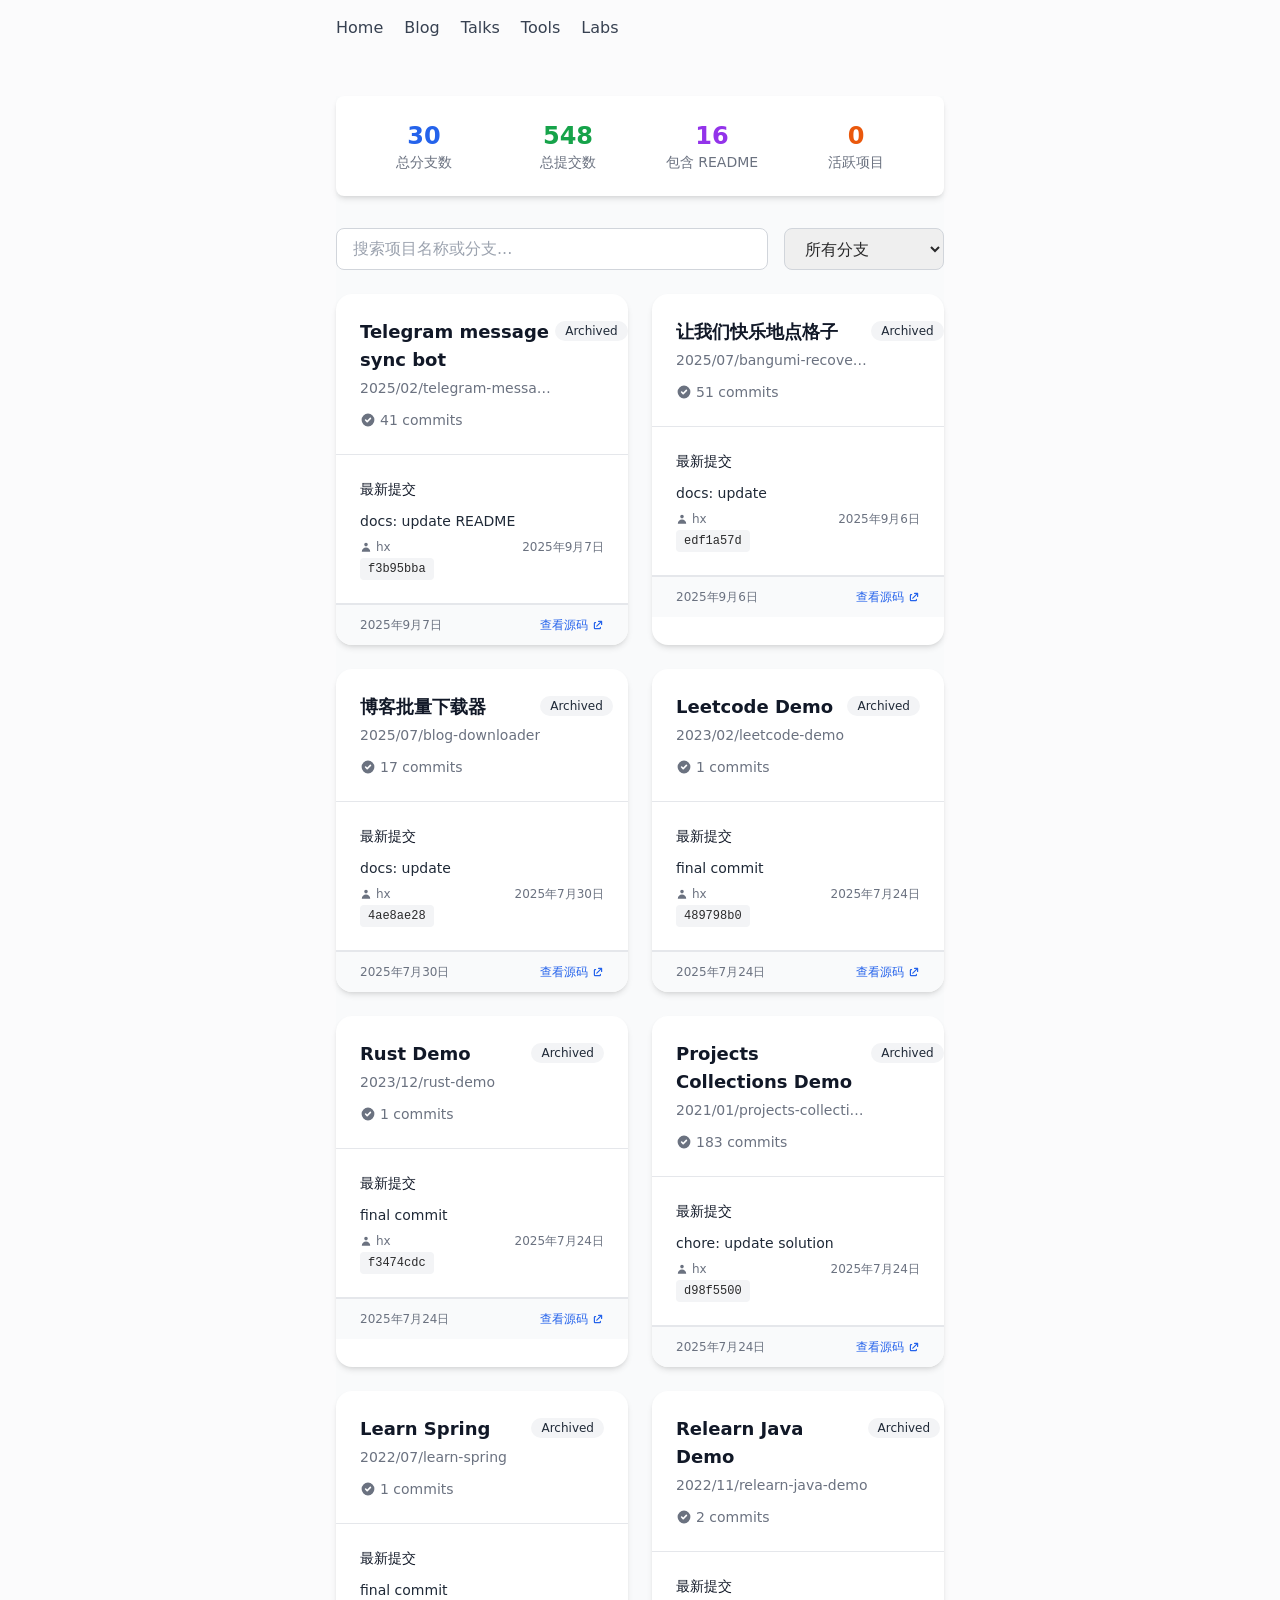
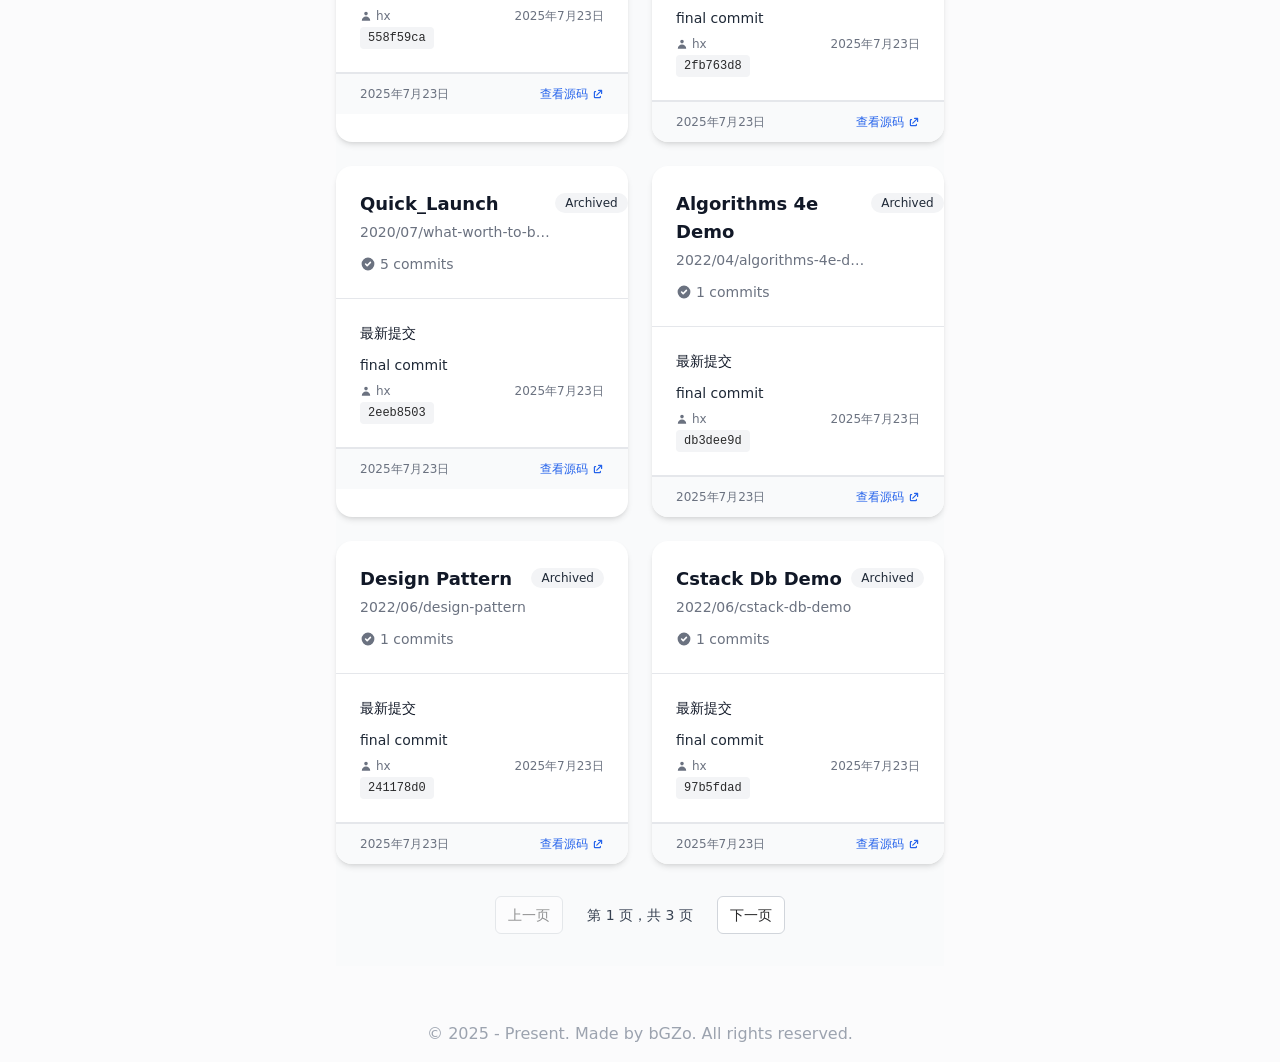
<file: labs/index.html>
<!DOCTYPE html><html lang="en" data-astro-cid-k74dcqyt> <head><meta charset="UTF-8"><meta name="viewport" content="width=device-width"><link rel="icon" type="image/svg+xml" href="https://bgzo.github.io//favicon.svg"><meta name="generator" content="Astro v5.14.7"><title>bGZo&#39;s playground</title><script src="https://www.googletagmanager.com/gtag/js?id=G-MYBV8B3KNC" type="text/partytown"></script>
      <script type="text/partytown">(function(){const googleAnalytics = "G-MYBV8B3KNC";

        window.dataLayer = window.dataLayer || [];
        window.gtag = function () {
              dataLayer.push(arguments);
          };
        window.gtag('js', new Date());
        window.gtag('config', googleAnalytics);
      })();</script><link rel="stylesheet" href="/_astro/blog.BOmWEUz8.css">
<link rel="stylesheet" href="/_astro/_cursor_.CApJjQCM.css">
<style>pre code.hljs{display:block;overflow-x:auto;padding:1em}code.hljs{padding:3px 5px}/*!
  Theme: GitHub
  Description: Light theme as seen on github.com
  Author: github.com
  Maintainer: @Hirse
  Updated: 2021-05-15

  Outdated base version: https://github.com/primer/github-syntax-light
  Current colors taken from GitHub's CSS
*/.hljs{color:#24292e;background:#fff}.hljs-doctag,.hljs-keyword,.hljs-meta .hljs-keyword,.hljs-template-tag,.hljs-template-variable,.hljs-type,.hljs-variable.language_{color:#d73a49}.hljs-title,.hljs-title.class_,.hljs-title.class_.inherited__,.hljs-title.function_{color:#6f42c1}.hljs-attr,.hljs-attribute,.hljs-literal,.hljs-meta,.hljs-number,.hljs-operator,.hljs-variable,.hljs-selector-attr,.hljs-selector-class,.hljs-selector-id{color:#005cc5}.hljs-regexp,.hljs-string,.hljs-meta .hljs-string{color:#032f62}.hljs-built_in,.hljs-symbol{color:#e36209}.hljs-comment,.hljs-code,.hljs-formula{color:#6a737d}.hljs-name,.hljs-quote,.hljs-selector-tag,.hljs-selector-pseudo{color:#22863a}.hljs-subst{color:#24292e}.hljs-section{color:#005cc5;font-weight:700}.hljs-bullet{color:#735c0f}.hljs-emphasis{color:#24292e;font-style:italic}.hljs-strong{color:#24292e;font-weight:700}.hljs-addition{color:#22863a;background-color:#f0fff4}.hljs-deletion{color:#b31d28;background-color:#ffeef0}.line-clamp-2[data-v-2b694a46]{display:-webkit-box;-webkit-line-clamp:2;line-clamp:2;-webkit-box-orient:vertical;overflow:hidden}
</style><script>!(function(w,p,f,c){if(!window.crossOriginIsolated && !navigator.serviceWorker) return;c=w[p]=Object.assign(w[p]||{},{"lib":"/~partytown/","debug":false});c[f]=(c[f]||[]).concat(["dataLayer.push","gtag"])})(window,'partytown','forward');/* Partytown 0.11.2 - MIT QwikDev */
const t={preserveBehavior:!1},e=e=>{if("string"==typeof e)return[e,t];const[n,r=t]=e;return[n,{...t,...r}]},n=Object.freeze((t=>{const e=new Set;let n=[];do{Object.getOwnPropertyNames(n).forEach((t=>{"function"==typeof n[t]&&e.add(t)}))}while((n=Object.getPrototypeOf(n))!==Object.prototype);return Array.from(e)})());!function(t,r,o,i,a,s,c,l,d,p,u=t,f){function h(){f||(f=1,"/"==(c=(s.lib||"/~partytown/")+(s.debug?"debug/":""))[0]&&(d=r.querySelectorAll('script[type="text/partytown"]'),i!=t?i.dispatchEvent(new CustomEvent("pt1",{detail:t})):(l=setTimeout(v,(null==s?void 0:s.fallbackTimeout)||1e4),r.addEventListener("pt0",w),a?y(1):o.serviceWorker?o.serviceWorker.register(c+(s.swPath||"partytown-sw.js"),{scope:c}).then((function(t){t.active?y():t.installing&&t.installing.addEventListener("statechange",(function(t){"activated"==t.target.state&&y()}))}),console.error):v())))}function y(e){p=r.createElement(e?"script":"iframe"),t._pttab=Date.now(),e||(p.style.display="block",p.style.width="0",p.style.height="0",p.style.border="0",p.style.visibility="hidden",p.setAttribute("aria-hidden",!0)),p.src=c+"partytown-"+(e?"atomics.js?v=0.11.2":"sandbox-sw.html?"+t._pttab),r.querySelector(s.sandboxParent||"body").appendChild(p)}function v(n,o){for(w(),i==t&&(s.forward||[]).map((function(n){const[r]=e(n);delete t[r.split(".")[0]]})),n=0;n<d.length;n++)(o=r.createElement("script")).innerHTML=d[n].innerHTML,o.nonce=s.nonce,r.head.appendChild(o);p&&p.parentNode.removeChild(p)}function w(){clearTimeout(l)}s=t.partytown||{},i==t&&(s.forward||[]).map((function(r){const[o,{preserveBehavior:i}]=e(r);u=t,o.split(".").map((function(e,r,o){var a;u=u[o[r]]=r+1<o.length?u[o[r]]||(a=o[r+1],n.includes(a)?[]:{}):(()=>{let e=null;if(i){const{methodOrProperty:n,thisObject:r}=((t,e)=>{let n=t;for(let t=0;t<e.length-1;t+=1)n=n[e[t]];return{thisObject:n,methodOrProperty:e.length>0?n[e[e.length-1]]:void 0}})(t,o);"function"==typeof n&&(e=(...t)=>n.apply(r,...t))}return function(){let n;return e&&(n=e(arguments)),(t._ptf=t._ptf||[]).push(o,arguments),n}})()}))})),"complete"==r.readyState?h():(t.addEventListener("DOMContentLoaded",h),t.addEventListener("load",h))}(window,document,navigator,top,window.crossOriginIsolated);;(e=>{e.addEventListener("astro:before-swap",e=>{let r=document.body.querySelector("iframe[src*='/~partytown/']");if(r)e.newDocument.body.append(r)})})(document);</script></head> <body data-astro-cid-k74dcqyt>  <div class="flex justify-between px-4 py-4 mx-auto sm:px-8 max-w-2xl"> <nav class="text-gray-700 space-x-4 left-1"> <a href="https://bgzo.github.io/" class> Home </a><a href="https://blog.bgzo.cc/" target="_blank" rel="noopener noreferrer"> Blog </a><a href="https://cast.bgzo.cc/" target="_blank" rel="noopener noreferrer"> Talks </a><a href="https://bgzo.github.io/tools" class> Tools </a><a href="https://bgzo.github.io/labs" class> Labs </a> </nav> </div> <div class="px-4 py-10 m-auto sm:px-8 sm:rounded-lg max-w-2xl">  <style>astro-island,astro-slot,astro-static-slot{display:contents}</style><script>(()=>{var e=async t=>{await(await t())()};(self.Astro||(self.Astro={})).load=e;window.dispatchEvent(new Event("astro:load"));})();</script><script>(()=>{var A=Object.defineProperty;var g=(i,o,a)=>o in i?A(i,o,{enumerable:!0,configurable:!0,writable:!0,value:a}):i[o]=a;var d=(i,o,a)=>g(i,typeof o!="symbol"?o+"":o,a);{let i={0:t=>m(t),1:t=>a(t),2:t=>new RegExp(t),3:t=>new Date(t),4:t=>new Map(a(t)),5:t=>new Set(a(t)),6:t=>BigInt(t),7:t=>new URL(t),8:t=>new Uint8Array(t),9:t=>new Uint16Array(t),10:t=>new Uint32Array(t),11:t=>1/0*t},o=t=>{let[l,e]=t;return l in i?i[l](e):void 0},a=t=>t.map(o),m=t=>typeof t!="object"||t===null?t:Object.fromEntries(Object.entries(t).map(([l,e])=>[l,o(e)]));class y extends HTMLElement{constructor(){super(...arguments);d(this,"Component");d(this,"hydrator");d(this,"hydrate",async()=>{var b;if(!this.hydrator||!this.isConnected)return;let e=(b=this.parentElement)==null?void 0:b.closest("astro-island[ssr]");if(e){e.addEventListener("astro:hydrate",this.hydrate,{once:!0});return}let c=this.querySelectorAll("astro-slot"),n={},h=this.querySelectorAll("template[data-astro-template]");for(let r of h){let s=r.closest(this.tagName);s!=null&&s.isSameNode(this)&&(n[r.getAttribute("data-astro-template")||"default"]=r.innerHTML,r.remove())}for(let r of c){let s=r.closest(this.tagName);s!=null&&s.isSameNode(this)&&(n[r.getAttribute("name")||"default"]=r.innerHTML)}let p;try{p=this.hasAttribute("props")?m(JSON.parse(this.getAttribute("props"))):{}}catch(r){let s=this.getAttribute("component-url")||"<unknown>",v=this.getAttribute("component-export");throw v&&(s+=` (export ${v})`),console.error(`[hydrate] Error parsing props for component ${s}`,this.getAttribute("props"),r),r}let u;await this.hydrator(this)(this.Component,p,n,{client:this.getAttribute("client")}),this.removeAttribute("ssr"),this.dispatchEvent(new CustomEvent("astro:hydrate"))});d(this,"unmount",()=>{this.isConnected||this.dispatchEvent(new CustomEvent("astro:unmount"))})}disconnectedCallback(){document.removeEventListener("astro:after-swap",this.unmount),document.addEventListener("astro:after-swap",this.unmount,{once:!0})}connectedCallback(){if(!this.hasAttribute("await-children")||document.readyState==="interactive"||document.readyState==="complete")this.childrenConnectedCallback();else{let e=()=>{document.removeEventListener("DOMContentLoaded",e),c.disconnect(),this.childrenConnectedCallback()},c=new MutationObserver(()=>{var n;((n=this.lastChild)==null?void 0:n.nodeType)===Node.COMMENT_NODE&&this.lastChild.nodeValue==="astro:end"&&(this.lastChild.remove(),e())});c.observe(this,{childList:!0}),document.addEventListener("DOMContentLoaded",e)}}async childrenConnectedCallback(){let e=this.getAttribute("before-hydration-url");e&&await import(e),this.start()}async start(){let e=JSON.parse(this.getAttribute("opts")),c=this.getAttribute("client");if(Astro[c]===void 0){window.addEventListener(`astro:${c}`,()=>this.start(),{once:!0});return}try{await Astro[c](async()=>{let n=this.getAttribute("renderer-url"),[h,{default:p}]=await Promise.all([import(this.getAttribute("component-url")),n?import(n):()=>()=>{}]),u=this.getAttribute("component-export")||"default";if(!u.includes("."))this.Component=h[u];else{this.Component=h;for(let f of u.split("."))this.Component=this.Component[f]}return this.hydrator=p,this.hydrate},e,this)}catch(n){console.error(`[astro-island] Error hydrating ${this.getAttribute("component-url")}`,n)}}attributeChangedCallback(){this.hydrate()}}d(y,"observedAttributes",["props"]),customElements.get("astro-island")||customElements.define("astro-island",y)}})();</script><astro-island uid="Z1wWswu" prefix="s0" component-url="/_astro/Labs.BLX0jUsj.js" component-export="default" renderer-url="/_astro/client.BPaqPASb.js" props="{}" ssr client="load" opts="{&quot;name&quot;:&quot;Projects&quot;,&quot;value&quot;:true}" await-children><div class="min-h-screen bg-gray-50" data-v-2b694a46><div class="bg-white rounded-lg shadow-md p-6" data-v-2b694a46><div class="grid grid-cols-2 md:grid-cols-4 gap-4" data-v-2b694a46><div class="text-center" data-v-2b694a46><div class="text-2xl font-bold text-blue-600" data-v-2b694a46>0</div><div class="text-sm text-gray-500" data-v-2b694a46>总分支数</div></div><div class="text-center" data-v-2b694a46><div class="text-2xl font-bold text-green-600" data-v-2b694a46>0</div><div class="text-sm text-gray-500" data-v-2b694a46>总提交数</div></div><div class="text-center" data-v-2b694a46><div class="text-2xl font-bold text-purple-600" data-v-2b694a46>0</div><div class="text-sm text-gray-500" data-v-2b694a46>包含 README</div></div><div class="text-center" data-v-2b694a46><div class="text-2xl font-bold text-orange-600" data-v-2b694a46>0</div><div class="text-sm text-gray-500" data-v-2b694a46>活跃项目</div></div></div></div><main class="max-w-7xl mx-auto py-8" data-v-2b694a46><div class="flex justify-center items-center h-64" data-v-2b694a46><div class="animate-spin rounded-full h-32 w-32 border-b-2 border-blue-600" data-v-2b694a46></div><p class="ml-4 text-gray-600" data-v-2b694a46>正在加载数据...</p></div><!----><!----></main><!----></div><!--astro:end--></astro-island>  </div> <div class="footer text-center flex justify-center items-center p-4 text-gray-400"> <p>&copy; 2025 - Present. Made by bGZo. All rights reserved.</p> </div>  </body></html>
</file>
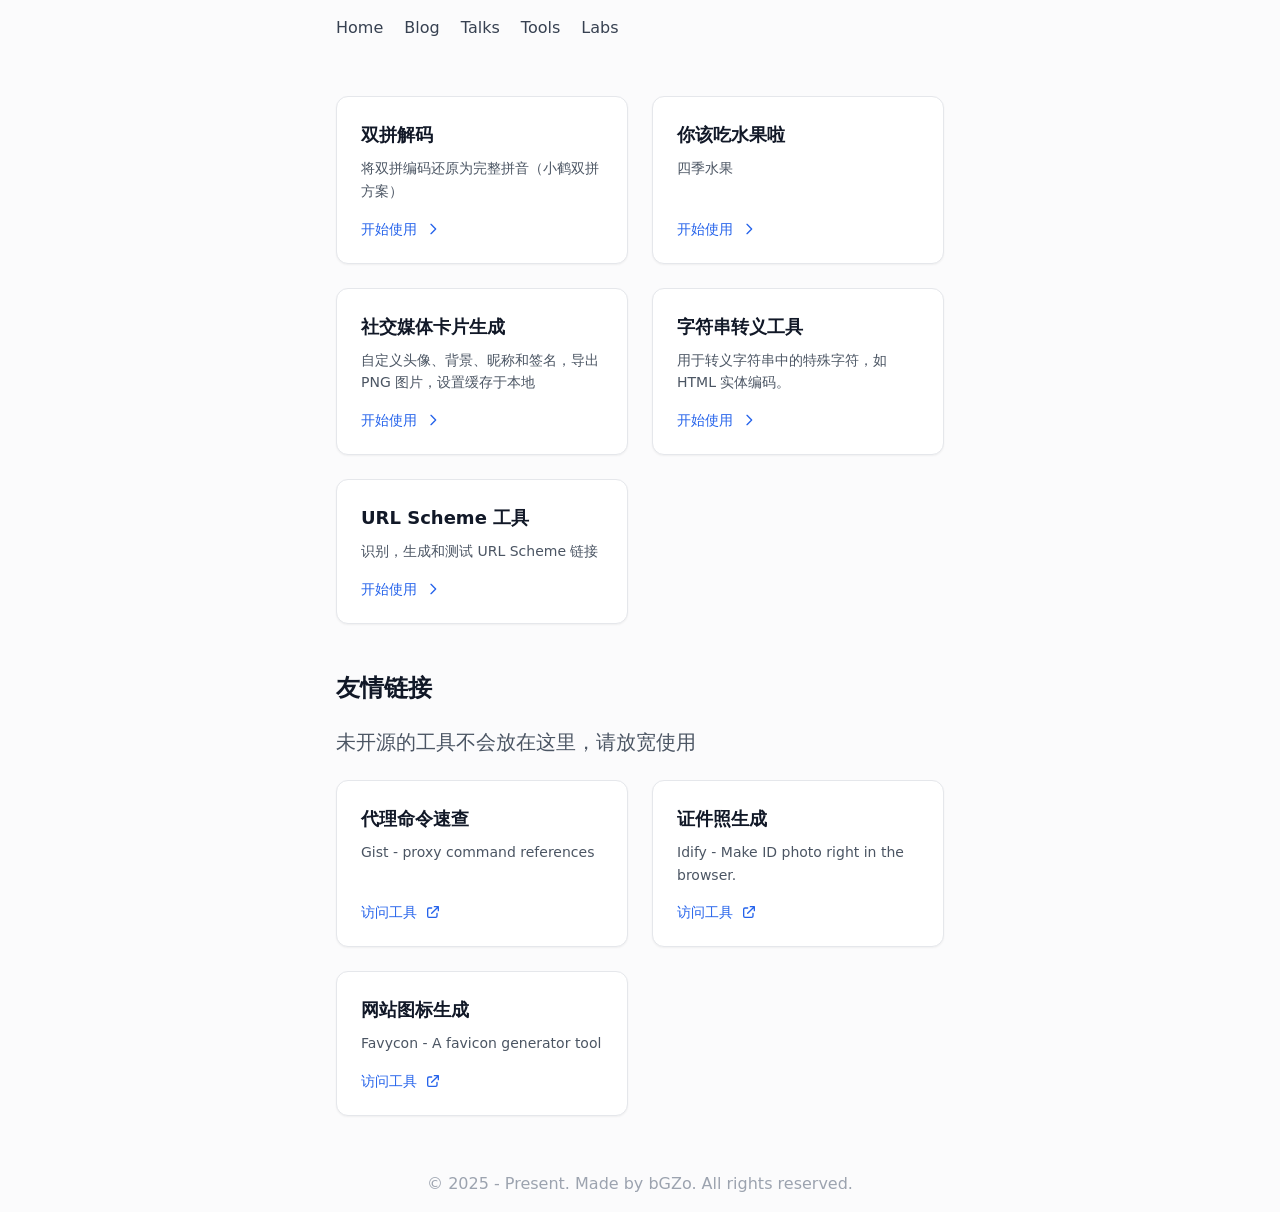
<file: tools/index.html>
<!DOCTYPE html><html lang="en" data-astro-cid-k74dcqyt> <head><meta charset="UTF-8"><meta name="viewport" content="width=device-width"><link rel="icon" type="image/svg+xml" href="https://bgzo.github.io//favicon.svg"><meta name="generator" content="Astro v5.14.7"><title>bGZo&#39;s tools</title><script src="https://www.googletagmanager.com/gtag/js?id=G-MYBV8B3KNC" type="text/partytown"></script>
      <script type="text/partytown">(function(){const googleAnalytics = "G-MYBV8B3KNC";

        window.dataLayer = window.dataLayer || [];
        window.gtag = function () {
              dataLayer.push(arguments);
          };
        window.gtag('js', new Date());
        window.gtag('config', googleAnalytics);
      })();</script><link rel="stylesheet" href="/_astro/blog.BOmWEUz8.css">
<link rel="stylesheet" href="/_astro/_cursor_.CApJjQCM.css">
<style></style><script>!(function(w,p,f,c){if(!window.crossOriginIsolated && !navigator.serviceWorker) return;c=w[p]=Object.assign(w[p]||{},{"lib":"/~partytown/","debug":false});c[f]=(c[f]||[]).concat(["dataLayer.push","gtag"])})(window,'partytown','forward');/* Partytown 0.11.2 - MIT QwikDev */
const t={preserveBehavior:!1},e=e=>{if("string"==typeof e)return[e,t];const[n,r=t]=e;return[n,{...t,...r}]},n=Object.freeze((t=>{const e=new Set;let n=[];do{Object.getOwnPropertyNames(n).forEach((t=>{"function"==typeof n[t]&&e.add(t)}))}while((n=Object.getPrototypeOf(n))!==Object.prototype);return Array.from(e)})());!function(t,r,o,i,a,s,c,l,d,p,u=t,f){function h(){f||(f=1,"/"==(c=(s.lib||"/~partytown/")+(s.debug?"debug/":""))[0]&&(d=r.querySelectorAll('script[type="text/partytown"]'),i!=t?i.dispatchEvent(new CustomEvent("pt1",{detail:t})):(l=setTimeout(v,(null==s?void 0:s.fallbackTimeout)||1e4),r.addEventListener("pt0",w),a?y(1):o.serviceWorker?o.serviceWorker.register(c+(s.swPath||"partytown-sw.js"),{scope:c}).then((function(t){t.active?y():t.installing&&t.installing.addEventListener("statechange",(function(t){"activated"==t.target.state&&y()}))}),console.error):v())))}function y(e){p=r.createElement(e?"script":"iframe"),t._pttab=Date.now(),e||(p.style.display="block",p.style.width="0",p.style.height="0",p.style.border="0",p.style.visibility="hidden",p.setAttribute("aria-hidden",!0)),p.src=c+"partytown-"+(e?"atomics.js?v=0.11.2":"sandbox-sw.html?"+t._pttab),r.querySelector(s.sandboxParent||"body").appendChild(p)}function v(n,o){for(w(),i==t&&(s.forward||[]).map((function(n){const[r]=e(n);delete t[r.split(".")[0]]})),n=0;n<d.length;n++)(o=r.createElement("script")).innerHTML=d[n].innerHTML,o.nonce=s.nonce,r.head.appendChild(o);p&&p.parentNode.removeChild(p)}function w(){clearTimeout(l)}s=t.partytown||{},i==t&&(s.forward||[]).map((function(r){const[o,{preserveBehavior:i}]=e(r);u=t,o.split(".").map((function(e,r,o){var a;u=u[o[r]]=r+1<o.length?u[o[r]]||(a=o[r+1],n.includes(a)?[]:{}):(()=>{let e=null;if(i){const{methodOrProperty:n,thisObject:r}=((t,e)=>{let n=t;for(let t=0;t<e.length-1;t+=1)n=n[e[t]];return{thisObject:n,methodOrProperty:e.length>0?n[e[e.length-1]]:void 0}})(t,o);"function"==typeof n&&(e=(...t)=>n.apply(r,...t))}return function(){let n;return e&&(n=e(arguments)),(t._ptf=t._ptf||[]).push(o,arguments),n}})()}))})),"complete"==r.readyState?h():(t.addEventListener("DOMContentLoaded",h),t.addEventListener("load",h))}(window,document,navigator,top,window.crossOriginIsolated);;(e=>{e.addEventListener("astro:before-swap",e=>{let r=document.body.querySelector("iframe[src*='/~partytown/']");if(r)e.newDocument.body.append(r)})})(document);</script></head> <body data-astro-cid-k74dcqyt>  <div class="flex justify-between px-4 py-4 mx-auto sm:px-8 max-w-2xl"> <nav class="text-gray-700 space-x-4 left-1"> <a href="https://bgzo.github.io/" class> Home </a><a href="https://blog.bgzo.cc/" target="_blank" rel="noopener noreferrer"> Blog </a><a href="https://cast.bgzo.cc/" target="_blank" rel="noopener noreferrer"> Talks </a><a href="https://bgzo.github.io/tools" class> Tools </a><a href="https://bgzo.github.io/labs" class> Labs </a> </nav> </div> <div class="px-4 py-10 m-auto sm:px-8 sm:rounded-lg max-w-2xl">  <div class="max-w-7xl mx-auto"> <!-- <div class="text-center mb-12">
				<h1 class="text-4xl font-bold text-gray-900 mb-4">工具索引</h1>
				<p class="text-xl text-gray-600 max-w-2xl mx-auto">
					这里聚合了各种网页小工具，方便日常使用。选择一个工具开始使用吧！
				</p>
			</div> --> <div class="grid grid-cols-1 sm:grid-cols-2 lg:grid-cols-2 xl:grid-cols-2 gap-6"> <a href="https://bgzo.github.io/tools/double-pinyin-decode" class="group block p-6 bg-white rounded-xl shadow-sm border border-gray-200 hover:shadow-lg hover:border-blue-300 transition-all duration-200 transform hover:-translate-y-1" title="点击访问 双拼解码 - 将双拼编码还原为完整拼音（小鹤双拼方案）"> <div class="flex flex-col h-full"> <h3 class="text-lg font-semibold text-gray-900 group-hover:text-blue-600 transition-colors duration-200 mb-2"> 双拼解码 </h3> <p class="text-sm text-gray-600 group-hover:text-gray-700 flex-grow leading-relaxed"> 将双拼编码还原为完整拼音（小鹤双拼方案） </p> <div class="mt-4 flex items-center text-blue-600 group-hover:text-blue-700"> <span class="text-sm font-medium">开始使用</span> <svg class="ml-2 w-4 h-4 transition-transform duration-200 group-hover:translate-x-1" fill="none" stroke="currentColor" viewBox="0 0 24 24"> <path stroke-linecap="round" stroke-linejoin="round" stroke-width="2" d="M9 5l7 7-7 7"></path> </svg> </div> </div> </a><a href="https://bgzo.github.io/tools/fruit-you-should-eat" class="group block p-6 bg-white rounded-xl shadow-sm border border-gray-200 hover:shadow-lg hover:border-blue-300 transition-all duration-200 transform hover:-translate-y-1" title="点击访问 你该吃水果啦 - 四季水果"> <div class="flex flex-col h-full"> <h3 class="text-lg font-semibold text-gray-900 group-hover:text-blue-600 transition-colors duration-200 mb-2"> 你该吃水果啦 </h3> <p class="text-sm text-gray-600 group-hover:text-gray-700 flex-grow leading-relaxed"> 四季水果 </p> <div class="mt-4 flex items-center text-blue-600 group-hover:text-blue-700"> <span class="text-sm font-medium">开始使用</span> <svg class="ml-2 w-4 h-4 transition-transform duration-200 group-hover:translate-x-1" fill="none" stroke="currentColor" viewBox="0 0 24 24"> <path stroke-linecap="round" stroke-linejoin="round" stroke-width="2" d="M9 5l7 7-7 7"></path> </svg> </div> </div> </a><a href="https://bgzo.github.io/tools/social-media-card" class="group block p-6 bg-white rounded-xl shadow-sm border border-gray-200 hover:shadow-lg hover:border-blue-300 transition-all duration-200 transform hover:-translate-y-1" title="点击访问 社交媒体卡片生成 - 自定义头像、背景、昵称和签名，导出 PNG 图片，设置缓存于本地"> <div class="flex flex-col h-full"> <h3 class="text-lg font-semibold text-gray-900 group-hover:text-blue-600 transition-colors duration-200 mb-2"> 社交媒体卡片生成 </h3> <p class="text-sm text-gray-600 group-hover:text-gray-700 flex-grow leading-relaxed"> 自定义头像、背景、昵称和签名，导出 PNG 图片，设置缓存于本地 </p> <div class="mt-4 flex items-center text-blue-600 group-hover:text-blue-700"> <span class="text-sm font-medium">开始使用</span> <svg class="ml-2 w-4 h-4 transition-transform duration-200 group-hover:translate-x-1" fill="none" stroke="currentColor" viewBox="0 0 24 24"> <path stroke-linecap="round" stroke-linejoin="round" stroke-width="2" d="M9 5l7 7-7 7"></path> </svg> </div> </div> </a><a href="https://bgzo.github.io/tools/string-escape" class="group block p-6 bg-white rounded-xl shadow-sm border border-gray-200 hover:shadow-lg hover:border-blue-300 transition-all duration-200 transform hover:-translate-y-1" title="点击访问 字符串转义工具 - 用于转义字符串中的特殊字符，如 HTML 实体编码。"> <div class="flex flex-col h-full"> <h3 class="text-lg font-semibold text-gray-900 group-hover:text-blue-600 transition-colors duration-200 mb-2"> 字符串转义工具 </h3> <p class="text-sm text-gray-600 group-hover:text-gray-700 flex-grow leading-relaxed"> 用于转义字符串中的特殊字符，如 HTML 实体编码。 </p> <div class="mt-4 flex items-center text-blue-600 group-hover:text-blue-700"> <span class="text-sm font-medium">开始使用</span> <svg class="ml-2 w-4 h-4 transition-transform duration-200 group-hover:translate-x-1" fill="none" stroke="currentColor" viewBox="0 0 24 24"> <path stroke-linecap="round" stroke-linejoin="round" stroke-width="2" d="M9 5l7 7-7 7"></path> </svg> </div> </div> </a><a href="https://bgzo.github.io/tools/url-scheme" class="group block p-6 bg-white rounded-xl shadow-sm border border-gray-200 hover:shadow-lg hover:border-blue-300 transition-all duration-200 transform hover:-translate-y-1" title="点击访问 URL Scheme 工具 - 识别，生成和测试 URL Scheme 链接"> <div class="flex flex-col h-full"> <h3 class="text-lg font-semibold text-gray-900 group-hover:text-blue-600 transition-colors duration-200 mb-2"> URL Scheme 工具 </h3> <p class="text-sm text-gray-600 group-hover:text-gray-700 flex-grow leading-relaxed"> 识别，生成和测试 URL Scheme 链接 </p> <div class="mt-4 flex items-center text-blue-600 group-hover:text-blue-700"> <span class="text-sm font-medium">开始使用</span> <svg class="ml-2 w-4 h-4 transition-transform duration-200 group-hover:translate-x-1" fill="none" stroke="currentColor" viewBox="0 0 24 24"> <path stroke-linecap="round" stroke-linejoin="round" stroke-width="2" d="M9 5l7 7-7 7"></path> </svg> </div> </div> </a> </div> <!-- 友情链接部分 --> <div class="mt-12"> <h2 class="text-2xl font-bold text-gray-900 mb-6">友情链接</h2> <p class="text-xl text-gray-600 mb-6">未开源的工具不会放在这里，请放宽使用</p> <div class="grid grid-cols-1 sm:grid-cols-2 lg:grid-cols-2 xl:grid-cols-2 gap-6"> <a href="https://gist.github.com/bGZo/82a76ecbebf81b556a1d20a91a6bd21a" target="_blank" rel="noopener noreferrer" class="group block p-6 bg-white rounded-xl shadow-sm border border-gray-200 hover:shadow-lg hover:border-blue-300 transition-all duration-200 transform hover:-translate-y-1" title="点击访问 代理命令速查 - Gist - proxy command references"> <div class="flex flex-col h-full"> <h3 class="text-lg font-semibold text-gray-900 group-hover:text-blue-600 transition-colors duration-200 mb-2"> 代理命令速查 </h3> <p class="text-sm text-gray-600 group-hover:text-gray-700 flex-grow leading-relaxed"> Gist - proxy command references </p> <div class="mt-4 flex items-center text-blue-600 group-hover:text-blue-700"> <span class="text-sm font-medium">访问工具</span> <svg class="ml-2 w-4 h-4 transition-transform duration-200 group-hover:translate-x-1" fill="none" stroke="currentColor" viewBox="0 0 24 24"> <path stroke-linecap="round" stroke-linejoin="round" stroke-width="2" d="M10 6H6a2 2 0 00-2 2v10a2 2 0 002 2h10a2 2 0 002-2v-4M14 4h6m0 0v6m0-6L10 14"></path> </svg> </div> </div> </a><a href="https://idify.netlify.app" target="_blank" rel="noopener noreferrer" class="group block p-6 bg-white rounded-xl shadow-sm border border-gray-200 hover:shadow-lg hover:border-blue-300 transition-all duration-200 transform hover:-translate-y-1" title="点击访问 证件照生成 - Idify - Make ID photo right in the browser. "> <div class="flex flex-col h-full"> <h3 class="text-lg font-semibold text-gray-900 group-hover:text-blue-600 transition-colors duration-200 mb-2"> 证件照生成 </h3> <p class="text-sm text-gray-600 group-hover:text-gray-700 flex-grow leading-relaxed"> Idify - Make ID photo right in the browser.  </p> <div class="mt-4 flex items-center text-blue-600 group-hover:text-blue-700"> <span class="text-sm font-medium">访问工具</span> <svg class="ml-2 w-4 h-4 transition-transform duration-200 group-hover:translate-x-1" fill="none" stroke="currentColor" viewBox="0 0 24 24"> <path stroke-linecap="round" stroke-linejoin="round" stroke-width="2" d="M10 6H6a2 2 0 00-2 2v10a2 2 0 002 2h10a2 2 0 002-2v-4M14 4h6m0 0v6m0-6L10 14"></path> </svg> </div> </div> </a><a href="https://favycon.vercel.app" target="_blank" rel="noopener noreferrer" class="group block p-6 bg-white rounded-xl shadow-sm border border-gray-200 hover:shadow-lg hover:border-blue-300 transition-all duration-200 transform hover:-translate-y-1" title="点击访问 网站图标生成 -  Favycon - A favicon generator tool "> <div class="flex flex-col h-full"> <h3 class="text-lg font-semibold text-gray-900 group-hover:text-blue-600 transition-colors duration-200 mb-2"> 网站图标生成 </h3> <p class="text-sm text-gray-600 group-hover:text-gray-700 flex-grow leading-relaxed">  Favycon - A favicon generator tool  </p> <div class="mt-4 flex items-center text-blue-600 group-hover:text-blue-700"> <span class="text-sm font-medium">访问工具</span> <svg class="ml-2 w-4 h-4 transition-transform duration-200 group-hover:translate-x-1" fill="none" stroke="currentColor" viewBox="0 0 24 24"> <path stroke-linecap="round" stroke-linejoin="round" stroke-width="2" d="M10 6H6a2 2 0 00-2 2v10a2 2 0 002 2h10a2 2 0 002-2v-4M14 4h6m0 0v6m0-6L10 14"></path> </svg> </div> </div> </a> </div> </div>  </div>  </div> <div class="footer text-center flex justify-center items-center p-4 text-gray-400"> <p>&copy; 2025 - Present. Made by bGZo. All rights reserved.</p> </div>  </body></html>
</file>
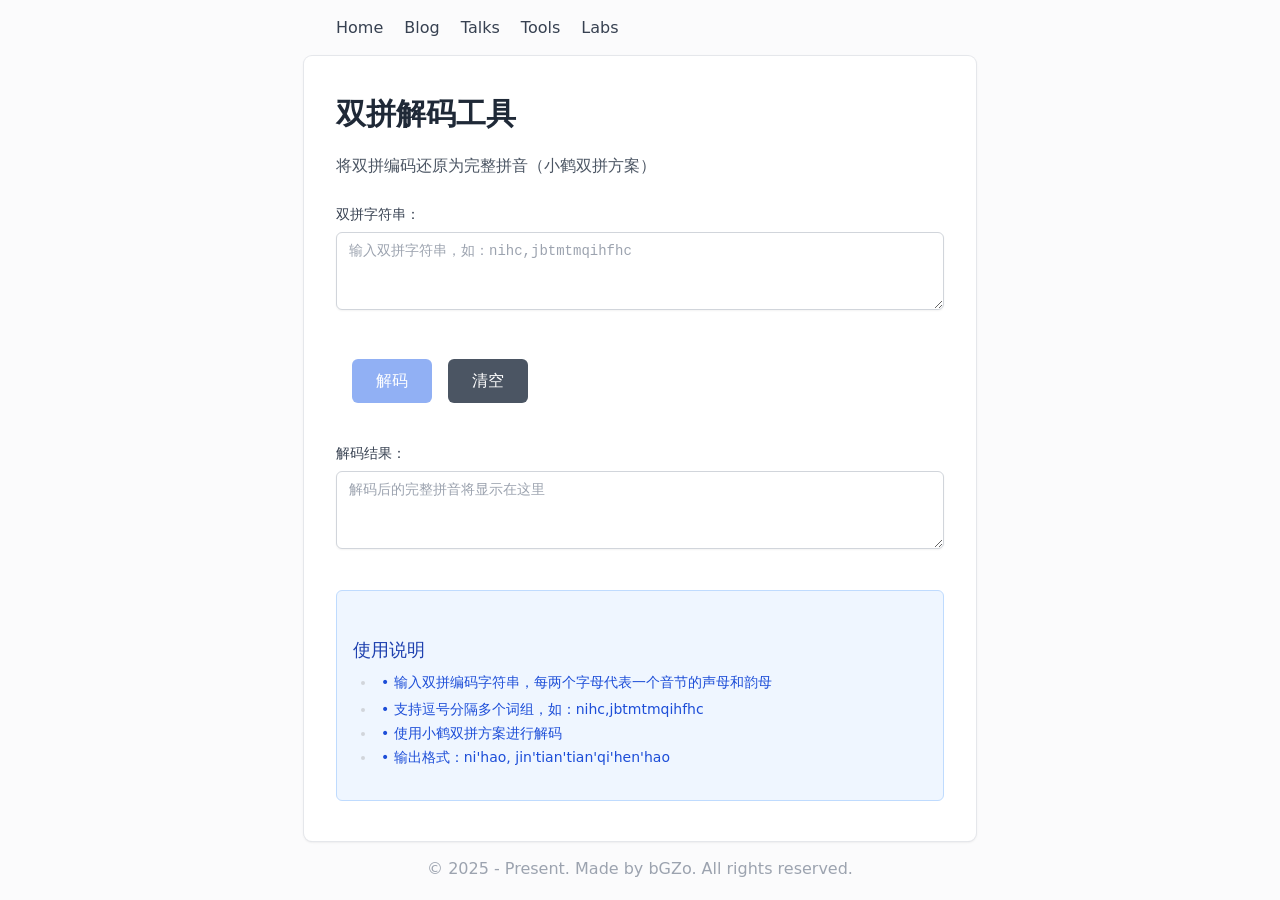
<file: tools/double-pinyin-decode/index.html>
<!DOCTYPE html><html lang="en" data-astro-cid-k74dcqyt> <head><meta charset="UTF-8"><meta name="viewport" content="width=device-width"><link rel="icon" type="image/svg+xml" href="https://bgzo.github.io//favicon.svg"><meta name="generator" content="Astro v5.14.7"><title>bGZo</title><script src="https://www.googletagmanager.com/gtag/js?id=G-MYBV8B3KNC" type="text/partytown"></script>
      <script type="text/partytown">(function(){const googleAnalytics = "G-MYBV8B3KNC";

        window.dataLayer = window.dataLayer || [];
        window.gtag = function () {
              dataLayer.push(arguments);
          };
        window.gtag('js', new Date());
        window.gtag('config', googleAnalytics);
      })();</script><link rel="stylesheet" href="/_astro/blog.BOmWEUz8.css">
<link rel="stylesheet" href="/_astro/_cursor_.CApJjQCM.css"><script>!(function(w,p,f,c){if(!window.crossOriginIsolated && !navigator.serviceWorker) return;c=w[p]=Object.assign(w[p]||{},{"lib":"/~partytown/","debug":false});c[f]=(c[f]||[]).concat(["dataLayer.push","gtag"])})(window,'partytown','forward');/* Partytown 0.11.2 - MIT QwikDev */
const t={preserveBehavior:!1},e=e=>{if("string"==typeof e)return[e,t];const[n,r=t]=e;return[n,{...t,...r}]},n=Object.freeze((t=>{const e=new Set;let n=[];do{Object.getOwnPropertyNames(n).forEach((t=>{"function"==typeof n[t]&&e.add(t)}))}while((n=Object.getPrototypeOf(n))!==Object.prototype);return Array.from(e)})());!function(t,r,o,i,a,s,c,l,d,p,u=t,f){function h(){f||(f=1,"/"==(c=(s.lib||"/~partytown/")+(s.debug?"debug/":""))[0]&&(d=r.querySelectorAll('script[type="text/partytown"]'),i!=t?i.dispatchEvent(new CustomEvent("pt1",{detail:t})):(l=setTimeout(v,(null==s?void 0:s.fallbackTimeout)||1e4),r.addEventListener("pt0",w),a?y(1):o.serviceWorker?o.serviceWorker.register(c+(s.swPath||"partytown-sw.js"),{scope:c}).then((function(t){t.active?y():t.installing&&t.installing.addEventListener("statechange",(function(t){"activated"==t.target.state&&y()}))}),console.error):v())))}function y(e){p=r.createElement(e?"script":"iframe"),t._pttab=Date.now(),e||(p.style.display="block",p.style.width="0",p.style.height="0",p.style.border="0",p.style.visibility="hidden",p.setAttribute("aria-hidden",!0)),p.src=c+"partytown-"+(e?"atomics.js?v=0.11.2":"sandbox-sw.html?"+t._pttab),r.querySelector(s.sandboxParent||"body").appendChild(p)}function v(n,o){for(w(),i==t&&(s.forward||[]).map((function(n){const[r]=e(n);delete t[r.split(".")[0]]})),n=0;n<d.length;n++)(o=r.createElement("script")).innerHTML=d[n].innerHTML,o.nonce=s.nonce,r.head.appendChild(o);p&&p.parentNode.removeChild(p)}function w(){clearTimeout(l)}s=t.partytown||{},i==t&&(s.forward||[]).map((function(r){const[o,{preserveBehavior:i}]=e(r);u=t,o.split(".").map((function(e,r,o){var a;u=u[o[r]]=r+1<o.length?u[o[r]]||(a=o[r+1],n.includes(a)?[]:{}):(()=>{let e=null;if(i){const{methodOrProperty:n,thisObject:r}=((t,e)=>{let n=t;for(let t=0;t<e.length-1;t+=1)n=n[e[t]];return{thisObject:n,methodOrProperty:e.length>0?n[e[e.length-1]]:void 0}})(t,o);"function"==typeof n&&(e=(...t)=>n.apply(r,...t))}return function(){let n;return e&&(n=e(arguments)),(t._ptf=t._ptf||[]).push(o,arguments),n}})()}))})),"complete"==r.readyState?h():(t.addEventListener("DOMContentLoaded",h),t.addEventListener("load",h))}(window,document,navigator,top,window.crossOriginIsolated);;(e=>{e.addEventListener("astro:before-swap",e=>{let r=document.body.querySelector("iframe[src*='/~partytown/']");if(r)e.newDocument.body.append(r)})})(document);</script></head> <body data-astro-cid-k74dcqyt>  <div class="flex justify-between px-4 py-4 mx-auto sm:px-8 max-w-2xl"> <nav class="text-gray-700 space-x-4 left-1"> <a href="https://bgzo.github.io/" class> Home </a><a href="https://blog.bgzo.cc/" target="_blank" rel="noopener noreferrer"> Blog </a><a href="https://cast.bgzo.cc/" target="_blank" rel="noopener noreferrer"> Talks </a><a href="https://bgzo.github.io/tools" class> Tools </a><a href="https://bgzo.github.io/labs" class> Labs </a> </nav> </div> <div class="prose px-4 py-10 m-auto sm:px-8 sm:rounded-lg max-w-2xl sm:shadow bg-white ring-1 ring-gray-200">  <style>astro-island,astro-slot,astro-static-slot{display:contents}</style><script>(()=>{var e=async t=>{await(await t())()};(self.Astro||(self.Astro={})).load=e;window.dispatchEvent(new Event("astro:load"));})();</script><script>(()=>{var A=Object.defineProperty;var g=(i,o,a)=>o in i?A(i,o,{enumerable:!0,configurable:!0,writable:!0,value:a}):i[o]=a;var d=(i,o,a)=>g(i,typeof o!="symbol"?o+"":o,a);{let i={0:t=>m(t),1:t=>a(t),2:t=>new RegExp(t),3:t=>new Date(t),4:t=>new Map(a(t)),5:t=>new Set(a(t)),6:t=>BigInt(t),7:t=>new URL(t),8:t=>new Uint8Array(t),9:t=>new Uint16Array(t),10:t=>new Uint32Array(t),11:t=>1/0*t},o=t=>{let[l,e]=t;return l in i?i[l](e):void 0},a=t=>t.map(o),m=t=>typeof t!="object"||t===null?t:Object.fromEntries(Object.entries(t).map(([l,e])=>[l,o(e)]));class y extends HTMLElement{constructor(){super(...arguments);d(this,"Component");d(this,"hydrator");d(this,"hydrate",async()=>{var b;if(!this.hydrator||!this.isConnected)return;let e=(b=this.parentElement)==null?void 0:b.closest("astro-island[ssr]");if(e){e.addEventListener("astro:hydrate",this.hydrate,{once:!0});return}let c=this.querySelectorAll("astro-slot"),n={},h=this.querySelectorAll("template[data-astro-template]");for(let r of h){let s=r.closest(this.tagName);s!=null&&s.isSameNode(this)&&(n[r.getAttribute("data-astro-template")||"default"]=r.innerHTML,r.remove())}for(let r of c){let s=r.closest(this.tagName);s!=null&&s.isSameNode(this)&&(n[r.getAttribute("name")||"default"]=r.innerHTML)}let p;try{p=this.hasAttribute("props")?m(JSON.parse(this.getAttribute("props"))):{}}catch(r){let s=this.getAttribute("component-url")||"<unknown>",v=this.getAttribute("component-export");throw v&&(s+=` (export ${v})`),console.error(`[hydrate] Error parsing props for component ${s}`,this.getAttribute("props"),r),r}let u;await this.hydrator(this)(this.Component,p,n,{client:this.getAttribute("client")}),this.removeAttribute("ssr"),this.dispatchEvent(new CustomEvent("astro:hydrate"))});d(this,"unmount",()=>{this.isConnected||this.dispatchEvent(new CustomEvent("astro:unmount"))})}disconnectedCallback(){document.removeEventListener("astro:after-swap",this.unmount),document.addEventListener("astro:after-swap",this.unmount,{once:!0})}connectedCallback(){if(!this.hasAttribute("await-children")||document.readyState==="interactive"||document.readyState==="complete")this.childrenConnectedCallback();else{let e=()=>{document.removeEventListener("DOMContentLoaded",e),c.disconnect(),this.childrenConnectedCallback()},c=new MutationObserver(()=>{var n;((n=this.lastChild)==null?void 0:n.nodeType)===Node.COMMENT_NODE&&this.lastChild.nodeValue==="astro:end"&&(this.lastChild.remove(),e())});c.observe(this,{childList:!0}),document.addEventListener("DOMContentLoaded",e)}}async childrenConnectedCallback(){let e=this.getAttribute("before-hydration-url");e&&await import(e),this.start()}async start(){let e=JSON.parse(this.getAttribute("opts")),c=this.getAttribute("client");if(Astro[c]===void 0){window.addEventListener(`astro:${c}`,()=>this.start(),{once:!0});return}try{await Astro[c](async()=>{let n=this.getAttribute("renderer-url"),[h,{default:p}]=await Promise.all([import(this.getAttribute("component-url")),n?import(n):()=>()=>{}]),u=this.getAttribute("component-export")||"default";if(!u.includes("."))this.Component=h[u];else{this.Component=h;for(let f of u.split("."))this.Component=this.Component[f]}return this.hydrator=p,this.hydrate},e,this)}catch(n){console.error(`[astro-island] Error hydrating ${this.getAttribute("component-url")}`,n)}}attributeChangedCallback(){this.hydrate()}}d(y,"observedAttributes",["props"]),customElements.get("astro-island")||customElements.define("astro-island",y)}})();</script><astro-island uid="Z1PyLEV" prefix="s0" component-url="/_astro/DoublePinYinDecode.CxdPKDrc.js" component-export="default" renderer-url="/_astro/client.BPaqPASb.js" props="{}" ssr client="load" opts="{&quot;name&quot;:&quot;DoublePinYinDecode&quot;,&quot;value&quot;:true}" await-children><!--[--><h1 class="text-3xl font-bold text-gray-800 mb-2">双拼解码工具</h1><p class="text-gray-600 mb-6">将双拼编码还原为完整拼音（小鹤双拼方案）</p><div class="mb-6"><label class="block text-sm font-medium text-gray-700 mb-2">双拼字符串：</label><textarea rows="3" class="w-full px-3 py-2 border border-gray-300 rounded-md shadow-sm focus:outline-none focus:ring-2 focus:ring-blue-500 focus:border-blue-500 font-mono text-sm resize-vertical" placeholder="输入双拼字符串，如：nihc,jbtmtmqihfhc"></textarea></div><div class="flex flex-col sm:flex-row items-center gap-4 mb-6 p-4 rounded-lg"><button class="px-6 py-2 bg-blue-600 text-white font-medium rounded-md hover:bg-blue-700 focus:outline-none focus:ring-2 focus:ring-blue-500 focus:ring-offset-2 transition-colors duration-200 disabled:opacity-50 disabled:cursor-not-allowed" disabled> 解码 </button><button class="px-6 py-2 bg-gray-600 text-white font-medium rounded-md hover:bg-gray-700 focus:outline-none focus:ring-2 focus:ring-gray-500 focus:ring-offset-2 transition-colors duration-200"> 清空 </button></div><div class="mb-6"><label class="block text-sm font-medium text-gray-700 mb-2">解码结果：</label><textarea rows="3" class="w-full px-3 py-2 border border-gray-300 rounded-md shadow-sm focus:outline-none focus:ring-2 focus:ring-blue-500 focus:border-blue-500 font-mono text-sm resize-vertical" placeholder="解码后的完整拼音将显示在这里" readonly></textarea></div><!----><div class="mt-8 p-4 bg-blue-50 border border-blue-200 rounded-md"><h3 class="text-lg font-medium text-blue-800 mb-2">使用说明</h3><ul class="text-sm text-blue-700 space-y-1"><li>• 输入双拼编码字符串，每两个字母代表一个音节的声母和韵母</li><li>• 支持逗号分隔多个词组，如：nihc,jbtmtmqihfhc</li><li>• 使用小鹤双拼方案进行解码</li><li>• 输出格式：ni&#39;hao, jin&#39;tian&#39;tian&#39;qi&#39;hen&#39;hao</li></ul></div><!--]--><!--astro:end--></astro-island>  </div> <div class="footer text-center flex justify-center items-center p-4 text-gray-400"> <p>&copy; 2025 - Present. Made by bGZo. All rights reserved.</p> </div>  </body></html>
</file>
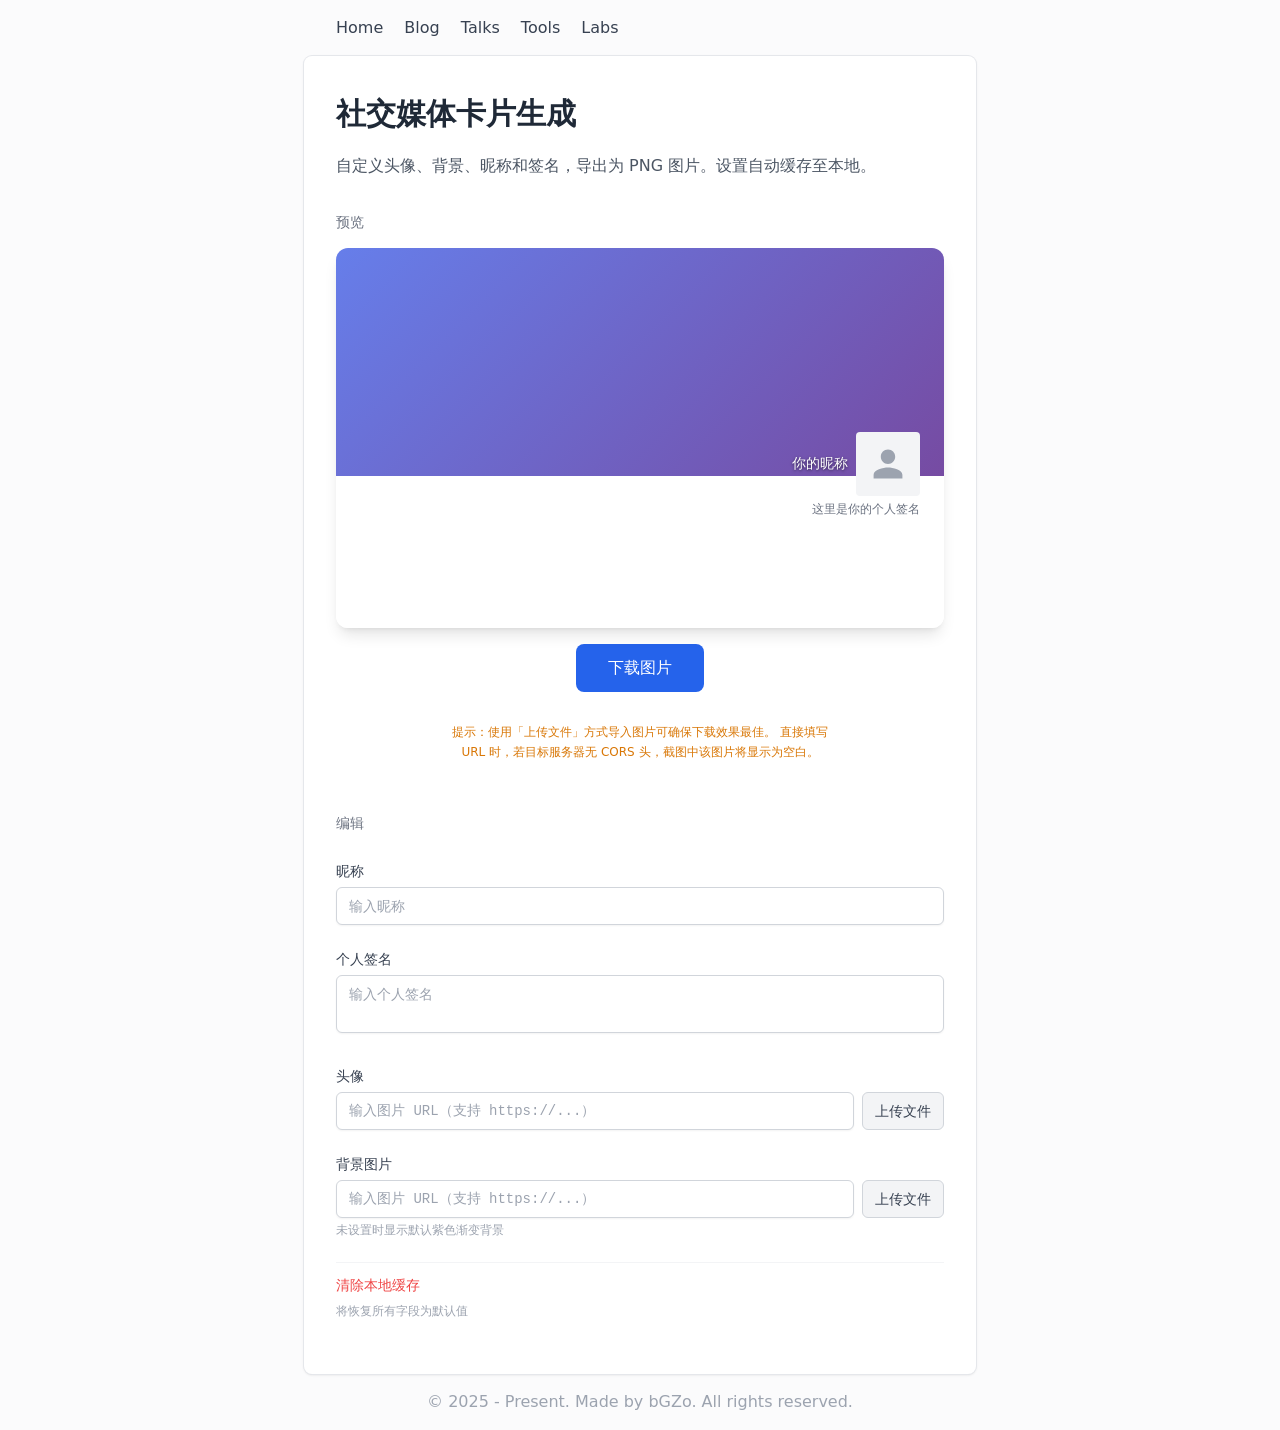
<file: tools/social-media-card/index.html>
<!DOCTYPE html><html lang="en" data-astro-cid-k74dcqyt> <head><meta charset="UTF-8"><meta name="viewport" content="width=device-width"><link rel="icon" type="image/svg+xml" href="https://bgzo.github.io//favicon.svg"><meta name="generator" content="Astro v5.14.7"><title>bGZo</title><script src="https://www.googletagmanager.com/gtag/js?id=G-MYBV8B3KNC" type="text/partytown"></script>
      <script type="text/partytown">(function(){const googleAnalytics = "G-MYBV8B3KNC";

        window.dataLayer = window.dataLayer || [];
        window.gtag = function () {
              dataLayer.push(arguments);
          };
        window.gtag('js', new Date());
        window.gtag('config', googleAnalytics);
      })();</script><link rel="stylesheet" href="/_astro/blog.BOmWEUz8.css">
<link rel="stylesheet" href="/_astro/_cursor_.CApJjQCM.css"><script>!(function(w,p,f,c){if(!window.crossOriginIsolated && !navigator.serviceWorker) return;c=w[p]=Object.assign(w[p]||{},{"lib":"/~partytown/","debug":false});c[f]=(c[f]||[]).concat(["dataLayer.push","gtag"])})(window,'partytown','forward');/* Partytown 0.11.2 - MIT QwikDev */
const t={preserveBehavior:!1},e=e=>{if("string"==typeof e)return[e,t];const[n,r=t]=e;return[n,{...t,...r}]},n=Object.freeze((t=>{const e=new Set;let n=[];do{Object.getOwnPropertyNames(n).forEach((t=>{"function"==typeof n[t]&&e.add(t)}))}while((n=Object.getPrototypeOf(n))!==Object.prototype);return Array.from(e)})());!function(t,r,o,i,a,s,c,l,d,p,u=t,f){function h(){f||(f=1,"/"==(c=(s.lib||"/~partytown/")+(s.debug?"debug/":""))[0]&&(d=r.querySelectorAll('script[type="text/partytown"]'),i!=t?i.dispatchEvent(new CustomEvent("pt1",{detail:t})):(l=setTimeout(v,(null==s?void 0:s.fallbackTimeout)||1e4),r.addEventListener("pt0",w),a?y(1):o.serviceWorker?o.serviceWorker.register(c+(s.swPath||"partytown-sw.js"),{scope:c}).then((function(t){t.active?y():t.installing&&t.installing.addEventListener("statechange",(function(t){"activated"==t.target.state&&y()}))}),console.error):v())))}function y(e){p=r.createElement(e?"script":"iframe"),t._pttab=Date.now(),e||(p.style.display="block",p.style.width="0",p.style.height="0",p.style.border="0",p.style.visibility="hidden",p.setAttribute("aria-hidden",!0)),p.src=c+"partytown-"+(e?"atomics.js?v=0.11.2":"sandbox-sw.html?"+t._pttab),r.querySelector(s.sandboxParent||"body").appendChild(p)}function v(n,o){for(w(),i==t&&(s.forward||[]).map((function(n){const[r]=e(n);delete t[r.split(".")[0]]})),n=0;n<d.length;n++)(o=r.createElement("script")).innerHTML=d[n].innerHTML,o.nonce=s.nonce,r.head.appendChild(o);p&&p.parentNode.removeChild(p)}function w(){clearTimeout(l)}s=t.partytown||{},i==t&&(s.forward||[]).map((function(r){const[o,{preserveBehavior:i}]=e(r);u=t,o.split(".").map((function(e,r,o){var a;u=u[o[r]]=r+1<o.length?u[o[r]]||(a=o[r+1],n.includes(a)?[]:{}):(()=>{let e=null;if(i){const{methodOrProperty:n,thisObject:r}=((t,e)=>{let n=t;for(let t=0;t<e.length-1;t+=1)n=n[e[t]];return{thisObject:n,methodOrProperty:e.length>0?n[e[e.length-1]]:void 0}})(t,o);"function"==typeof n&&(e=(...t)=>n.apply(r,...t))}return function(){let n;return e&&(n=e(arguments)),(t._ptf=t._ptf||[]).push(o,arguments),n}})()}))})),"complete"==r.readyState?h():(t.addEventListener("DOMContentLoaded",h),t.addEventListener("load",h))}(window,document,navigator,top,window.crossOriginIsolated);;(e=>{e.addEventListener("astro:before-swap",e=>{let r=document.body.querySelector("iframe[src*='/~partytown/']");if(r)e.newDocument.body.append(r)})})(document);</script></head> <body data-astro-cid-k74dcqyt>  <div class="flex justify-between px-4 py-4 mx-auto sm:px-8 max-w-2xl"> <nav class="text-gray-700 space-x-4 left-1"> <a href="https://bgzo.github.io/" class> Home </a><a href="https://blog.bgzo.cc/" target="_blank" rel="noopener noreferrer"> Blog </a><a href="https://cast.bgzo.cc/" target="_blank" rel="noopener noreferrer"> Talks </a><a href="https://bgzo.github.io/tools" class> Tools </a><a href="https://bgzo.github.io/labs" class> Labs </a> </nav> </div> <div class="prose px-4 py-10 m-auto sm:px-8 sm:rounded-lg max-w-2xl sm:shadow bg-white ring-1 ring-gray-200">  <style>astro-island,astro-slot,astro-static-slot{display:contents}</style><script>(()=>{var e=async t=>{await(await t())()};(self.Astro||(self.Astro={})).load=e;window.dispatchEvent(new Event("astro:load"));})();</script><script>(()=>{var A=Object.defineProperty;var g=(i,o,a)=>o in i?A(i,o,{enumerable:!0,configurable:!0,writable:!0,value:a}):i[o]=a;var d=(i,o,a)=>g(i,typeof o!="symbol"?o+"":o,a);{let i={0:t=>m(t),1:t=>a(t),2:t=>new RegExp(t),3:t=>new Date(t),4:t=>new Map(a(t)),5:t=>new Set(a(t)),6:t=>BigInt(t),7:t=>new URL(t),8:t=>new Uint8Array(t),9:t=>new Uint16Array(t),10:t=>new Uint32Array(t),11:t=>1/0*t},o=t=>{let[l,e]=t;return l in i?i[l](e):void 0},a=t=>t.map(o),m=t=>typeof t!="object"||t===null?t:Object.fromEntries(Object.entries(t).map(([l,e])=>[l,o(e)]));class y extends HTMLElement{constructor(){super(...arguments);d(this,"Component");d(this,"hydrator");d(this,"hydrate",async()=>{var b;if(!this.hydrator||!this.isConnected)return;let e=(b=this.parentElement)==null?void 0:b.closest("astro-island[ssr]");if(e){e.addEventListener("astro:hydrate",this.hydrate,{once:!0});return}let c=this.querySelectorAll("astro-slot"),n={},h=this.querySelectorAll("template[data-astro-template]");for(let r of h){let s=r.closest(this.tagName);s!=null&&s.isSameNode(this)&&(n[r.getAttribute("data-astro-template")||"default"]=r.innerHTML,r.remove())}for(let r of c){let s=r.closest(this.tagName);s!=null&&s.isSameNode(this)&&(n[r.getAttribute("name")||"default"]=r.innerHTML)}let p;try{p=this.hasAttribute("props")?m(JSON.parse(this.getAttribute("props"))):{}}catch(r){let s=this.getAttribute("component-url")||"<unknown>",v=this.getAttribute("component-export");throw v&&(s+=` (export ${v})`),console.error(`[hydrate] Error parsing props for component ${s}`,this.getAttribute("props"),r),r}let u;await this.hydrator(this)(this.Component,p,n,{client:this.getAttribute("client")}),this.removeAttribute("ssr"),this.dispatchEvent(new CustomEvent("astro:hydrate"))});d(this,"unmount",()=>{this.isConnected||this.dispatchEvent(new CustomEvent("astro:unmount"))})}disconnectedCallback(){document.removeEventListener("astro:after-swap",this.unmount),document.addEventListener("astro:after-swap",this.unmount,{once:!0})}connectedCallback(){if(!this.hasAttribute("await-children")||document.readyState==="interactive"||document.readyState==="complete")this.childrenConnectedCallback();else{let e=()=>{document.removeEventListener("DOMContentLoaded",e),c.disconnect(),this.childrenConnectedCallback()},c=new MutationObserver(()=>{var n;((n=this.lastChild)==null?void 0:n.nodeType)===Node.COMMENT_NODE&&this.lastChild.nodeValue==="astro:end"&&(this.lastChild.remove(),e())});c.observe(this,{childList:!0}),document.addEventListener("DOMContentLoaded",e)}}async childrenConnectedCallback(){let e=this.getAttribute("before-hydration-url");e&&await import(e),this.start()}async start(){let e=JSON.parse(this.getAttribute("opts")),c=this.getAttribute("client");if(Astro[c]===void 0){window.addEventListener(`astro:${c}`,()=>this.start(),{once:!0});return}try{await Astro[c](async()=>{let n=this.getAttribute("renderer-url"),[h,{default:p}]=await Promise.all([import(this.getAttribute("component-url")),n?import(n):()=>()=>{}]),u=this.getAttribute("component-export")||"default";if(!u.includes("."))this.Component=h[u];else{this.Component=h;for(let f of u.split("."))this.Component=this.Component[f]}return this.hydrator=p,this.hydrate},e,this)}catch(n){console.error(`[astro-island] Error hydrating ${this.getAttribute("component-url")}`,n)}}attributeChangedCallback(){this.hydrate()}}d(y,"observedAttributes",["props"]),customElements.get("astro-island")||customElements.define("astro-island",y)}})();</script><astro-island uid="Z1J7u8L" prefix="s0" component-url="/_astro/SocialMediaCard.DtJK2lY9.js" component-export="default" renderer-url="/_astro/client.BPaqPASb.js" props="{}" ssr client="load" opts="{&quot;name&quot;:&quot;SocialCardTool&quot;,&quot;value&quot;:true}" await-children><!--[--><h1 class="text-3xl font-bold text-gray-800 mb-2">社交媒体卡片生成</h1><p class="text-gray-600 mb-8"> 自定义头像、背景、昵称和签名，导出为 PNG 图片。设置自动缓存至本地。 </p><div class="flex flex-col gap-8"><div class="flex flex-col items-center gap-4 w-full"><span class="text-sm font-medium text-gray-500 self-start">预览</span><div class="not-prose bg-white rounded-xl shadow-lg relative w-full" style="height:380px;"><div class="absolute inset-x-0 top-0 rounded-t-xl" style="height:228px;background:linear-gradient(135deg, #667eea 0%, #764ba2 100%);"></div><div class="absolute inset-x-0 bottom-0 bg-white rounded-b-xl" style="height:152px;"></div><div class="absolute right-4 flex flex-col items-end" style="top:184px;"><div class="flex items-center gap-2 mr-2"><span class="font-serif font-medium text-sm text-white" style="text-shadow:0 1px 3px rgba(0, 0, 0, 0.6);">你的昵称</span><div class="w-16 h-16 rounded bg-gray-100 flex items-center justify-center"><svg class="w-9 h-9 text-gray-400" viewBox="0 0 24 24" fill="currentColor" aria-hidden="true"><path d="M12 12c2.7 0 4.8-2.1 4.8-4.8S14.7 2.4 12 2.4 7.2 4.5 7.2 7.2 9.3 12 12 12zm0 2.4c-3.2 0-9.6 1.6-9.6 4.8v2.4h19.2v-2.4c0-3.2-6.4-4.8-9.6-4.8z"></path></svg></div></div><p class="font-serif text-xs text-gray-500 mr-2 mt-1 max-w-xs text-right leading-relaxed">这里是你的个人签名</p></div></div><button class="w-full xl:w-auto px-8 py-2.5 bg-blue-600 text-white font-medium rounded-lg hover:bg-blue-700 focus:outline-none focus:ring-2 focus:ring-blue-500 focus:ring-offset-2 transition-colors duration-200 disabled:opacity-50 disabled:cursor-not-allowed">下载图片</button><p class="text-xs text-amber-600 max-w-sm text-center leading-relaxed"> 提示：使用「上传文件」方式导入图片可确保下载效果最佳。 直接填写 URL 时，若目标服务器无 CORS 头，截图中该图片将显示为空白。 </p></div><div class="flex-1 w-full space-y-6"><span class="text-sm font-medium text-gray-500">编辑</span><div class="mt-4"><label class="block text-sm font-medium text-gray-700 mb-1.5">昵称</label><input type="text" value="" maxlength="30" placeholder="输入昵称" class="w-full px-3 py-2 border border-gray-300 rounded-md shadow-sm focus:outline-none focus:ring-2 focus:ring-blue-500 focus:border-blue-500 text-sm"></div><div><label class="block text-sm font-medium text-gray-700 mb-1.5">个人签名</label><textarea rows="2" maxlength="100" placeholder="输入个人签名" class="w-full px-3 py-2 border border-gray-300 rounded-md shadow-sm focus:outline-none focus:ring-2 focus:ring-blue-500 focus:border-blue-500 text-sm resize-none"></textarea></div><div><label class="block text-sm font-medium text-gray-700 mb-1.5">头像</label><div class="flex gap-2"><input type="url" value="" placeholder="输入图片 URL（支持 https://...）" class="flex-1 min-w-0 px-3 py-2 border border-gray-300 rounded-md shadow-sm focus:outline-none focus:ring-2 focus:ring-blue-500 focus:border-blue-500 text-sm font-mono"><label class="cursor-pointer flex-shrink-0 px-3 py-2 bg-gray-100 border border-gray-300 rounded-md hover:bg-gray-200 text-sm text-gray-700 transition-colors"> 上传文件 <input type="file" accept="image/*" class="hidden"></label><!----></div><!----></div><div><label class="block text-sm font-medium text-gray-700 mb-1.5">背景图片</label><div class="flex gap-2"><input type="url" value="" placeholder="输入图片 URL（支持 https://...）" class="flex-1 min-w-0 px-3 py-2 border border-gray-300 rounded-md shadow-sm focus:outline-none focus:ring-2 focus:ring-blue-500 focus:border-blue-500 text-sm font-mono"><label class="cursor-pointer flex-shrink-0 px-3 py-2 bg-gray-100 border border-gray-300 rounded-md hover:bg-gray-200 text-sm text-gray-700 transition-colors"> 上传文件 <input type="file" accept="image/*" class="hidden"></label><!----></div><p class="mt-1 text-xs text-gray-400"> 未设置时显示默认紫色渐变背景 </p></div><!----><div class="pt-2 border-t border-gray-100"><button class="text-sm text-red-500 hover:text-red-700 transition-colors"> 清除本地缓存 </button><p class="text-xs text-gray-400 mt-1">将恢复所有字段为默认值</p></div></div></div><!--]--><!--astro:end--></astro-island>  </div> <div class="footer text-center flex justify-center items-center p-4 text-gray-400"> <p>&copy; 2025 - Present. Made by bGZo. All rights reserved.</p> </div>  </body></html>
</file>
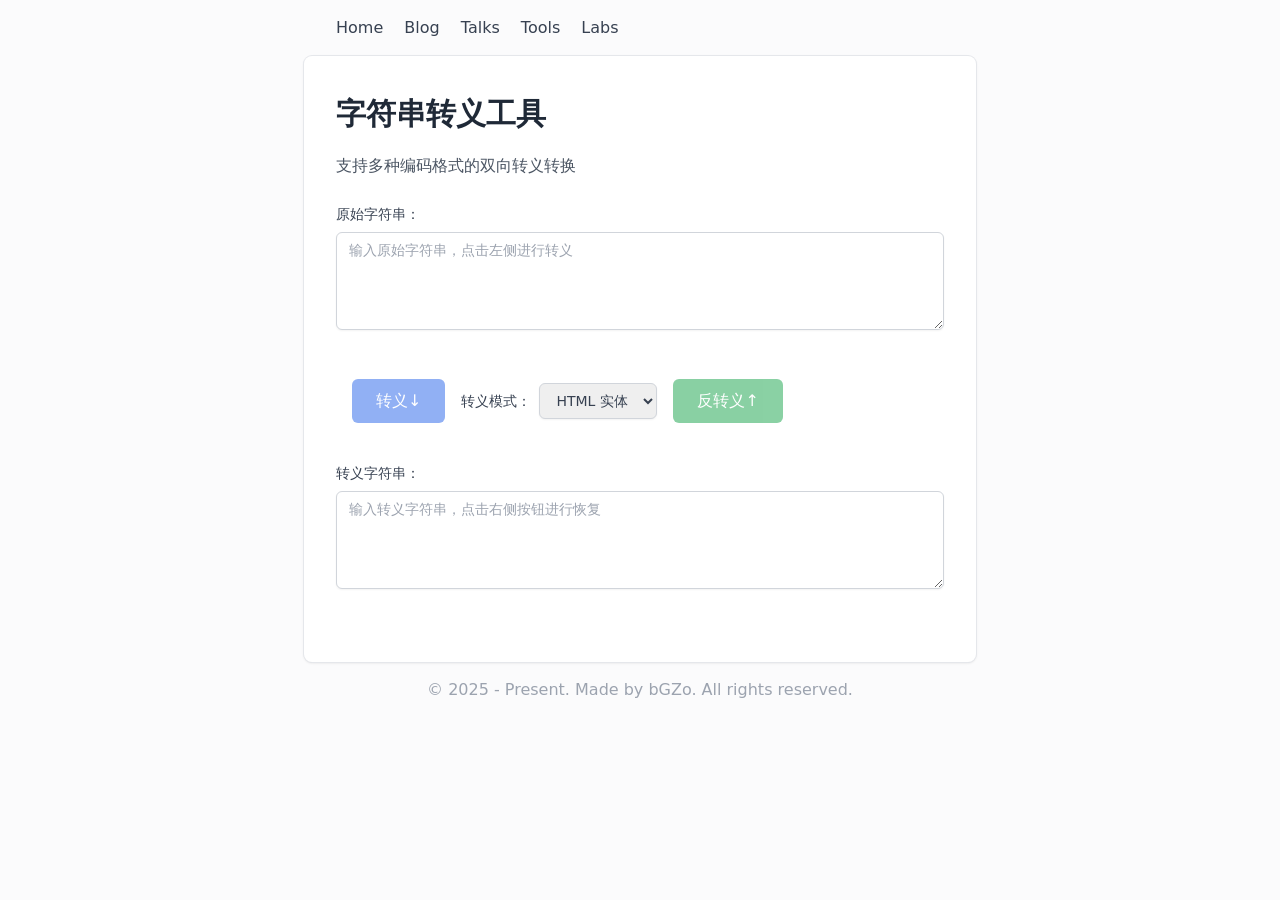
<file: tools/string-escape/index.html>
<!DOCTYPE html><html lang="en" data-astro-cid-k74dcqyt> <head><meta charset="UTF-8"><meta name="viewport" content="width=device-width"><link rel="icon" type="image/svg+xml" href="https://bgzo.github.io//favicon.svg"><meta name="generator" content="Astro v5.14.7"><title>bGZo</title><script src="https://www.googletagmanager.com/gtag/js?id=G-MYBV8B3KNC" type="text/partytown"></script>
      <script type="text/partytown">(function(){const googleAnalytics = "G-MYBV8B3KNC";

        window.dataLayer = window.dataLayer || [];
        window.gtag = function () {
              dataLayer.push(arguments);
          };
        window.gtag('js', new Date());
        window.gtag('config', googleAnalytics);
      })();</script><link rel="stylesheet" href="/_astro/blog.BOmWEUz8.css">
<link rel="stylesheet" href="/_astro/_cursor_.CApJjQCM.css"><script>!(function(w,p,f,c){if(!window.crossOriginIsolated && !navigator.serviceWorker) return;c=w[p]=Object.assign(w[p]||{},{"lib":"/~partytown/","debug":false});c[f]=(c[f]||[]).concat(["dataLayer.push","gtag"])})(window,'partytown','forward');/* Partytown 0.11.2 - MIT QwikDev */
const t={preserveBehavior:!1},e=e=>{if("string"==typeof e)return[e,t];const[n,r=t]=e;return[n,{...t,...r}]},n=Object.freeze((t=>{const e=new Set;let n=[];do{Object.getOwnPropertyNames(n).forEach((t=>{"function"==typeof n[t]&&e.add(t)}))}while((n=Object.getPrototypeOf(n))!==Object.prototype);return Array.from(e)})());!function(t,r,o,i,a,s,c,l,d,p,u=t,f){function h(){f||(f=1,"/"==(c=(s.lib||"/~partytown/")+(s.debug?"debug/":""))[0]&&(d=r.querySelectorAll('script[type="text/partytown"]'),i!=t?i.dispatchEvent(new CustomEvent("pt1",{detail:t})):(l=setTimeout(v,(null==s?void 0:s.fallbackTimeout)||1e4),r.addEventListener("pt0",w),a?y(1):o.serviceWorker?o.serviceWorker.register(c+(s.swPath||"partytown-sw.js"),{scope:c}).then((function(t){t.active?y():t.installing&&t.installing.addEventListener("statechange",(function(t){"activated"==t.target.state&&y()}))}),console.error):v())))}function y(e){p=r.createElement(e?"script":"iframe"),t._pttab=Date.now(),e||(p.style.display="block",p.style.width="0",p.style.height="0",p.style.border="0",p.style.visibility="hidden",p.setAttribute("aria-hidden",!0)),p.src=c+"partytown-"+(e?"atomics.js?v=0.11.2":"sandbox-sw.html?"+t._pttab),r.querySelector(s.sandboxParent||"body").appendChild(p)}function v(n,o){for(w(),i==t&&(s.forward||[]).map((function(n){const[r]=e(n);delete t[r.split(".")[0]]})),n=0;n<d.length;n++)(o=r.createElement("script")).innerHTML=d[n].innerHTML,o.nonce=s.nonce,r.head.appendChild(o);p&&p.parentNode.removeChild(p)}function w(){clearTimeout(l)}s=t.partytown||{},i==t&&(s.forward||[]).map((function(r){const[o,{preserveBehavior:i}]=e(r);u=t,o.split(".").map((function(e,r,o){var a;u=u[o[r]]=r+1<o.length?u[o[r]]||(a=o[r+1],n.includes(a)?[]:{}):(()=>{let e=null;if(i){const{methodOrProperty:n,thisObject:r}=((t,e)=>{let n=t;for(let t=0;t<e.length-1;t+=1)n=n[e[t]];return{thisObject:n,methodOrProperty:e.length>0?n[e[e.length-1]]:void 0}})(t,o);"function"==typeof n&&(e=(...t)=>n.apply(r,...t))}return function(){let n;return e&&(n=e(arguments)),(t._ptf=t._ptf||[]).push(o,arguments),n}})()}))})),"complete"==r.readyState?h():(t.addEventListener("DOMContentLoaded",h),t.addEventListener("load",h))}(window,document,navigator,top,window.crossOriginIsolated);;(e=>{e.addEventListener("astro:before-swap",e=>{let r=document.body.querySelector("iframe[src*='/~partytown/']");if(r)e.newDocument.body.append(r)})})(document);</script></head> <body data-astro-cid-k74dcqyt>  <div class="flex justify-between px-4 py-4 mx-auto sm:px-8 max-w-2xl"> <nav class="text-gray-700 space-x-4 left-1"> <a href="https://bgzo.github.io/" class> Home </a><a href="https://blog.bgzo.cc/" target="_blank" rel="noopener noreferrer"> Blog </a><a href="https://cast.bgzo.cc/" target="_blank" rel="noopener noreferrer"> Talks </a><a href="https://bgzo.github.io/tools" class> Tools </a><a href="https://bgzo.github.io/labs" class> Labs </a> </nav> </div> <div class="prose px-4 py-10 m-auto sm:px-8 sm:rounded-lg max-w-2xl sm:shadow bg-white ring-1 ring-gray-200">  <style>astro-island,astro-slot,astro-static-slot{display:contents}</style><script>(()=>{var e=async t=>{await(await t())()};(self.Astro||(self.Astro={})).load=e;window.dispatchEvent(new Event("astro:load"));})();</script><script>(()=>{var A=Object.defineProperty;var g=(i,o,a)=>o in i?A(i,o,{enumerable:!0,configurable:!0,writable:!0,value:a}):i[o]=a;var d=(i,o,a)=>g(i,typeof o!="symbol"?o+"":o,a);{let i={0:t=>m(t),1:t=>a(t),2:t=>new RegExp(t),3:t=>new Date(t),4:t=>new Map(a(t)),5:t=>new Set(a(t)),6:t=>BigInt(t),7:t=>new URL(t),8:t=>new Uint8Array(t),9:t=>new Uint16Array(t),10:t=>new Uint32Array(t),11:t=>1/0*t},o=t=>{let[l,e]=t;return l in i?i[l](e):void 0},a=t=>t.map(o),m=t=>typeof t!="object"||t===null?t:Object.fromEntries(Object.entries(t).map(([l,e])=>[l,o(e)]));class y extends HTMLElement{constructor(){super(...arguments);d(this,"Component");d(this,"hydrator");d(this,"hydrate",async()=>{var b;if(!this.hydrator||!this.isConnected)return;let e=(b=this.parentElement)==null?void 0:b.closest("astro-island[ssr]");if(e){e.addEventListener("astro:hydrate",this.hydrate,{once:!0});return}let c=this.querySelectorAll("astro-slot"),n={},h=this.querySelectorAll("template[data-astro-template]");for(let r of h){let s=r.closest(this.tagName);s!=null&&s.isSameNode(this)&&(n[r.getAttribute("data-astro-template")||"default"]=r.innerHTML,r.remove())}for(let r of c){let s=r.closest(this.tagName);s!=null&&s.isSameNode(this)&&(n[r.getAttribute("name")||"default"]=r.innerHTML)}let p;try{p=this.hasAttribute("props")?m(JSON.parse(this.getAttribute("props"))):{}}catch(r){let s=this.getAttribute("component-url")||"<unknown>",v=this.getAttribute("component-export");throw v&&(s+=` (export ${v})`),console.error(`[hydrate] Error parsing props for component ${s}`,this.getAttribute("props"),r),r}let u;await this.hydrator(this)(this.Component,p,n,{client:this.getAttribute("client")}),this.removeAttribute("ssr"),this.dispatchEvent(new CustomEvent("astro:hydrate"))});d(this,"unmount",()=>{this.isConnected||this.dispatchEvent(new CustomEvent("astro:unmount"))})}disconnectedCallback(){document.removeEventListener("astro:after-swap",this.unmount),document.addEventListener("astro:after-swap",this.unmount,{once:!0})}connectedCallback(){if(!this.hasAttribute("await-children")||document.readyState==="interactive"||document.readyState==="complete")this.childrenConnectedCallback();else{let e=()=>{document.removeEventListener("DOMContentLoaded",e),c.disconnect(),this.childrenConnectedCallback()},c=new MutationObserver(()=>{var n;((n=this.lastChild)==null?void 0:n.nodeType)===Node.COMMENT_NODE&&this.lastChild.nodeValue==="astro:end"&&(this.lastChild.remove(),e())});c.observe(this,{childList:!0}),document.addEventListener("DOMContentLoaded",e)}}async childrenConnectedCallback(){let e=this.getAttribute("before-hydration-url");e&&await import(e),this.start()}async start(){let e=JSON.parse(this.getAttribute("opts")),c=this.getAttribute("client");if(Astro[c]===void 0){window.addEventListener(`astro:${c}`,()=>this.start(),{once:!0});return}try{await Astro[c](async()=>{let n=this.getAttribute("renderer-url"),[h,{default:p}]=await Promise.all([import(this.getAttribute("component-url")),n?import(n):()=>()=>{}]),u=this.getAttribute("component-export")||"default";if(!u.includes("."))this.Component=h[u];else{this.Component=h;for(let f of u.split("."))this.Component=this.Component[f]}return this.hydrator=p,this.hydrate},e,this)}catch(n){console.error(`[astro-island] Error hydrating ${this.getAttribute("component-url")}`,n)}}attributeChangedCallback(){this.hydrate()}}d(y,"observedAttributes",["props"]),customElements.get("astro-island")||customElements.define("astro-island",y)}})();</script><astro-island uid="vQjJg" prefix="s0" component-url="/_astro/StringEscape.CrjuuQh5.js" component-export="default" renderer-url="/_astro/client.BPaqPASb.js" props="{}" ssr client="load" opts="{&quot;name&quot;:&quot;StringEscape&quot;,&quot;value&quot;:true}" await-children><!--[--><h1 class="text-3xl font-bold text-gray-800 mb-2">字符串转义工具</h1><p class="text-gray-600 mb-6">支持多种编码格式的双向转义转换</p><div class="mb-6"><label class="block text-sm font-medium text-gray-700 mb-2">原始字符串：</label><textarea rows="4" class="w-full px-3 py-2 border border-gray-300 rounded-md shadow-sm focus:outline-none focus:ring-2 focus:ring-blue-500 focus:border-blue-500 font-mono text-sm resize-vertical" placeholder="输入原始字符串，点击左侧进行转义"></textarea></div><div class="flex flex-col sm:flex-row items-center gap-4 mb-6 p-4 rounded-lg"><button class="px-6 py-2 bg-blue-600 text-white font-medium rounded-md hover:bg-blue-700 focus:outline-none focus:ring-2 focus:ring-blue-500 focus:ring-offset-2 transition-colors duration-200 disabled:opacity-50 disabled:cursor-not-allowed" disabled> 转义↓ </button><div class="flex items-center gap-2"><label class="text-sm font-medium text-gray-700">转义模式：</label><select class="px-3 py-2 border border-gray-300 rounded-md shadow-sm focus:outline-none focus:ring-2 focus:ring-blue-500 focus:border-blue-500 text-sm"><option value="html" selected>HTML 实体</option><option value="url">URL 编码</option><option value="uri">URI 编码</option><option value="json">JSON 转义</option><option value="base64">Base64</option></select></div><button class="px-6 py-2 bg-green-600 text-white font-medium rounded-md hover:bg-green-700 focus:outline-none focus:ring-2 focus:ring-green-500 focus:ring-offset-2 transition-colors duration-200 disabled:opacity-50 disabled:cursor-not-allowed" disabled> 反转义↑ </button></div><div class="mb-6"><label class="block text-sm font-medium text-gray-700 mb-2">转义字符串：</label><textarea rows="4" class="w-full px-3 py-2 border border-gray-300 rounded-md shadow-sm focus:outline-none focus:ring-2 focus:ring-blue-500 focus:border-blue-500 font-mono text-sm resize-vertical" placeholder="输入转义字符串，点击右侧按钮进行恢复"></textarea></div><!----><!--]--><!--astro:end--></astro-island>  </div> <div class="footer text-center flex justify-center items-center p-4 text-gray-400"> <p>&copy; 2025 - Present. Made by bGZo. All rights reserved.</p> </div>  </body></html>
</file>
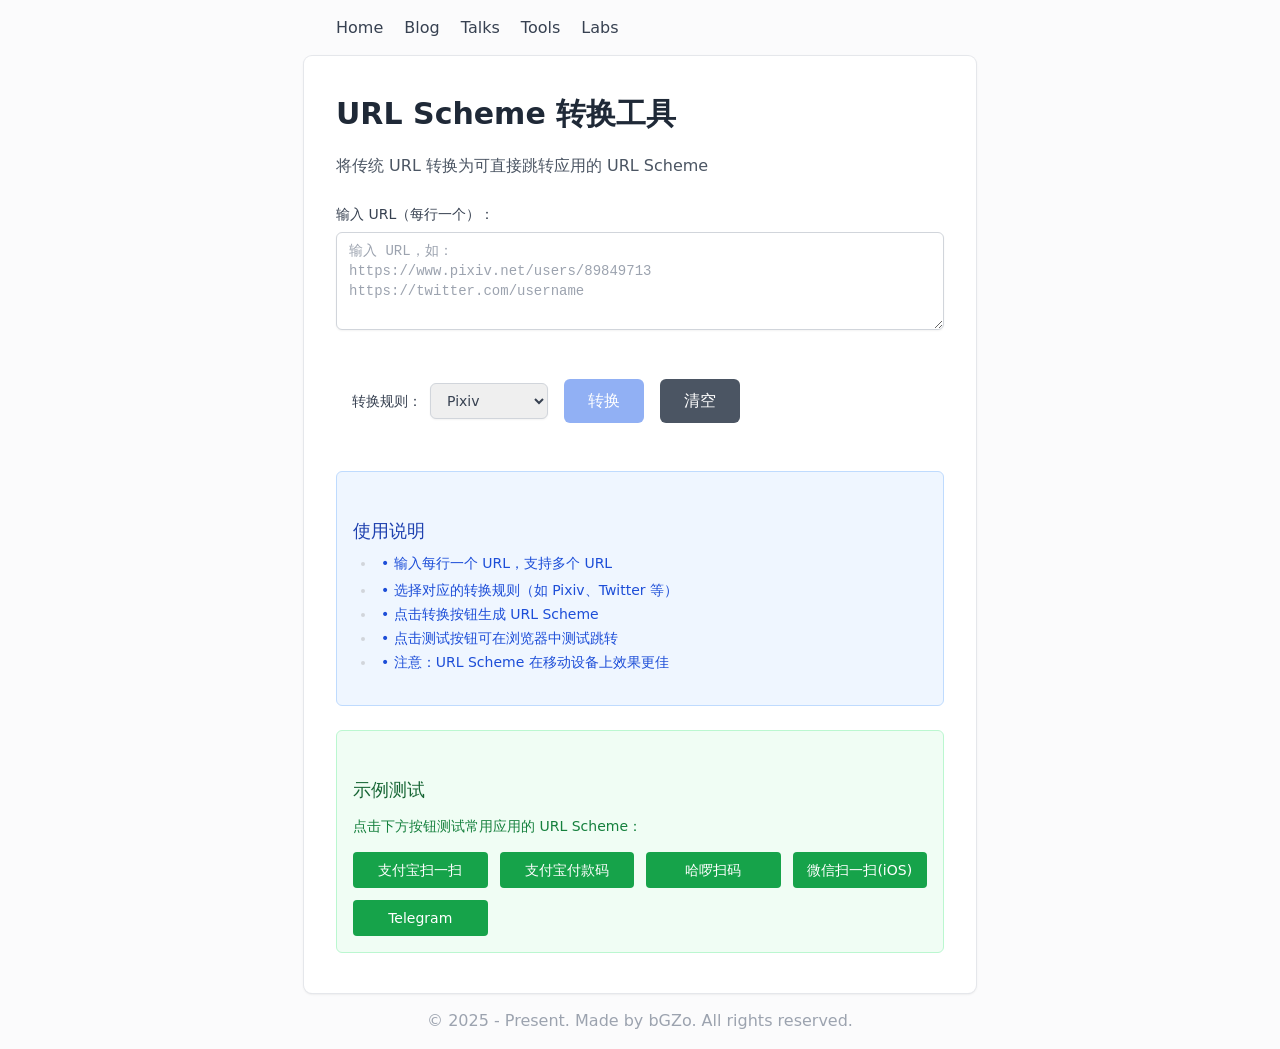
<file: tools/url-scheme/index.html>
<!DOCTYPE html><html lang="en" data-astro-cid-k74dcqyt> <head><meta charset="UTF-8"><meta name="viewport" content="width=device-width"><link rel="icon" type="image/svg+xml" href="https://bgzo.github.io//favicon.svg"><meta name="generator" content="Astro v5.14.7"><title>bGZo</title><script src="https://www.googletagmanager.com/gtag/js?id=G-MYBV8B3KNC" type="text/partytown"></script>
      <script type="text/partytown">(function(){const googleAnalytics = "G-MYBV8B3KNC";

        window.dataLayer = window.dataLayer || [];
        window.gtag = function () {
              dataLayer.push(arguments);
          };
        window.gtag('js', new Date());
        window.gtag('config', googleAnalytics);
      })();</script><link rel="stylesheet" href="/_astro/blog.BOmWEUz8.css">
<link rel="stylesheet" href="/_astro/_cursor_.CApJjQCM.css"><script>!(function(w,p,f,c){if(!window.crossOriginIsolated && !navigator.serviceWorker) return;c=w[p]=Object.assign(w[p]||{},{"lib":"/~partytown/","debug":false});c[f]=(c[f]||[]).concat(["dataLayer.push","gtag"])})(window,'partytown','forward');/* Partytown 0.11.2 - MIT QwikDev */
const t={preserveBehavior:!1},e=e=>{if("string"==typeof e)return[e,t];const[n,r=t]=e;return[n,{...t,...r}]},n=Object.freeze((t=>{const e=new Set;let n=[];do{Object.getOwnPropertyNames(n).forEach((t=>{"function"==typeof n[t]&&e.add(t)}))}while((n=Object.getPrototypeOf(n))!==Object.prototype);return Array.from(e)})());!function(t,r,o,i,a,s,c,l,d,p,u=t,f){function h(){f||(f=1,"/"==(c=(s.lib||"/~partytown/")+(s.debug?"debug/":""))[0]&&(d=r.querySelectorAll('script[type="text/partytown"]'),i!=t?i.dispatchEvent(new CustomEvent("pt1",{detail:t})):(l=setTimeout(v,(null==s?void 0:s.fallbackTimeout)||1e4),r.addEventListener("pt0",w),a?y(1):o.serviceWorker?o.serviceWorker.register(c+(s.swPath||"partytown-sw.js"),{scope:c}).then((function(t){t.active?y():t.installing&&t.installing.addEventListener("statechange",(function(t){"activated"==t.target.state&&y()}))}),console.error):v())))}function y(e){p=r.createElement(e?"script":"iframe"),t._pttab=Date.now(),e||(p.style.display="block",p.style.width="0",p.style.height="0",p.style.border="0",p.style.visibility="hidden",p.setAttribute("aria-hidden",!0)),p.src=c+"partytown-"+(e?"atomics.js?v=0.11.2":"sandbox-sw.html?"+t._pttab),r.querySelector(s.sandboxParent||"body").appendChild(p)}function v(n,o){for(w(),i==t&&(s.forward||[]).map((function(n){const[r]=e(n);delete t[r.split(".")[0]]})),n=0;n<d.length;n++)(o=r.createElement("script")).innerHTML=d[n].innerHTML,o.nonce=s.nonce,r.head.appendChild(o);p&&p.parentNode.removeChild(p)}function w(){clearTimeout(l)}s=t.partytown||{},i==t&&(s.forward||[]).map((function(r){const[o,{preserveBehavior:i}]=e(r);u=t,o.split(".").map((function(e,r,o){var a;u=u[o[r]]=r+1<o.length?u[o[r]]||(a=o[r+1],n.includes(a)?[]:{}):(()=>{let e=null;if(i){const{methodOrProperty:n,thisObject:r}=((t,e)=>{let n=t;for(let t=0;t<e.length-1;t+=1)n=n[e[t]];return{thisObject:n,methodOrProperty:e.length>0?n[e[e.length-1]]:void 0}})(t,o);"function"==typeof n&&(e=(...t)=>n.apply(r,...t))}return function(){let n;return e&&(n=e(arguments)),(t._ptf=t._ptf||[]).push(o,arguments),n}})()}))})),"complete"==r.readyState?h():(t.addEventListener("DOMContentLoaded",h),t.addEventListener("load",h))}(window,document,navigator,top,window.crossOriginIsolated);;(e=>{e.addEventListener("astro:before-swap",e=>{let r=document.body.querySelector("iframe[src*='/~partytown/']");if(r)e.newDocument.body.append(r)})})(document);</script></head> <body data-astro-cid-k74dcqyt>  <div class="flex justify-between px-4 py-4 mx-auto sm:px-8 max-w-2xl"> <nav class="text-gray-700 space-x-4 left-1"> <a href="https://bgzo.github.io/" class> Home </a><a href="https://blog.bgzo.cc/" target="_blank" rel="noopener noreferrer"> Blog </a><a href="https://cast.bgzo.cc/" target="_blank" rel="noopener noreferrer"> Talks </a><a href="https://bgzo.github.io/tools" class> Tools </a><a href="https://bgzo.github.io/labs" class> Labs </a> </nav> </div> <div class="prose px-4 py-10 m-auto sm:px-8 sm:rounded-lg max-w-2xl sm:shadow bg-white ring-1 ring-gray-200">  <style>astro-island,astro-slot,astro-static-slot{display:contents}</style><script>(()=>{var e=async t=>{await(await t())()};(self.Astro||(self.Astro={})).load=e;window.dispatchEvent(new Event("astro:load"));})();</script><script>(()=>{var A=Object.defineProperty;var g=(i,o,a)=>o in i?A(i,o,{enumerable:!0,configurable:!0,writable:!0,value:a}):i[o]=a;var d=(i,o,a)=>g(i,typeof o!="symbol"?o+"":o,a);{let i={0:t=>m(t),1:t=>a(t),2:t=>new RegExp(t),3:t=>new Date(t),4:t=>new Map(a(t)),5:t=>new Set(a(t)),6:t=>BigInt(t),7:t=>new URL(t),8:t=>new Uint8Array(t),9:t=>new Uint16Array(t),10:t=>new Uint32Array(t),11:t=>1/0*t},o=t=>{let[l,e]=t;return l in i?i[l](e):void 0},a=t=>t.map(o),m=t=>typeof t!="object"||t===null?t:Object.fromEntries(Object.entries(t).map(([l,e])=>[l,o(e)]));class y extends HTMLElement{constructor(){super(...arguments);d(this,"Component");d(this,"hydrator");d(this,"hydrate",async()=>{var b;if(!this.hydrator||!this.isConnected)return;let e=(b=this.parentElement)==null?void 0:b.closest("astro-island[ssr]");if(e){e.addEventListener("astro:hydrate",this.hydrate,{once:!0});return}let c=this.querySelectorAll("astro-slot"),n={},h=this.querySelectorAll("template[data-astro-template]");for(let r of h){let s=r.closest(this.tagName);s!=null&&s.isSameNode(this)&&(n[r.getAttribute("data-astro-template")||"default"]=r.innerHTML,r.remove())}for(let r of c){let s=r.closest(this.tagName);s!=null&&s.isSameNode(this)&&(n[r.getAttribute("name")||"default"]=r.innerHTML)}let p;try{p=this.hasAttribute("props")?m(JSON.parse(this.getAttribute("props"))):{}}catch(r){let s=this.getAttribute("component-url")||"<unknown>",v=this.getAttribute("component-export");throw v&&(s+=` (export ${v})`),console.error(`[hydrate] Error parsing props for component ${s}`,this.getAttribute("props"),r),r}let u;await this.hydrator(this)(this.Component,p,n,{client:this.getAttribute("client")}),this.removeAttribute("ssr"),this.dispatchEvent(new CustomEvent("astro:hydrate"))});d(this,"unmount",()=>{this.isConnected||this.dispatchEvent(new CustomEvent("astro:unmount"))})}disconnectedCallback(){document.removeEventListener("astro:after-swap",this.unmount),document.addEventListener("astro:after-swap",this.unmount,{once:!0})}connectedCallback(){if(!this.hasAttribute("await-children")||document.readyState==="interactive"||document.readyState==="complete")this.childrenConnectedCallback();else{let e=()=>{document.removeEventListener("DOMContentLoaded",e),c.disconnect(),this.childrenConnectedCallback()},c=new MutationObserver(()=>{var n;((n=this.lastChild)==null?void 0:n.nodeType)===Node.COMMENT_NODE&&this.lastChild.nodeValue==="astro:end"&&(this.lastChild.remove(),e())});c.observe(this,{childList:!0}),document.addEventListener("DOMContentLoaded",e)}}async childrenConnectedCallback(){let e=this.getAttribute("before-hydration-url");e&&await import(e),this.start()}async start(){let e=JSON.parse(this.getAttribute("opts")),c=this.getAttribute("client");if(Astro[c]===void 0){window.addEventListener(`astro:${c}`,()=>this.start(),{once:!0});return}try{await Astro[c](async()=>{let n=this.getAttribute("renderer-url"),[h,{default:p}]=await Promise.all([import(this.getAttribute("component-url")),n?import(n):()=>()=>{}]),u=this.getAttribute("component-export")||"default";if(!u.includes("."))this.Component=h[u];else{this.Component=h;for(let f of u.split("."))this.Component=this.Component[f]}return this.hydrator=p,this.hydrate},e,this)}catch(n){console.error(`[astro-island] Error hydrating ${this.getAttribute("component-url")}`,n)}}attributeChangedCallback(){this.hydrate()}}d(y,"observedAttributes",["props"]),customElements.get("astro-island")||customElements.define("astro-island",y)}})();</script><astro-island uid="Z1T2bSw" prefix="s0" component-url="/_astro/UrlScheme.DzS6hm3Z.js" component-export="default" renderer-url="/_astro/client.BPaqPASb.js" props="{}" ssr client="load" opts="{&quot;name&quot;:&quot;UrlScheme&quot;,&quot;value&quot;:true}" await-children><!--[--><h1 class="text-3xl font-bold text-gray-800 mb-2">URL Scheme 转换工具</h1><p class="text-gray-600 mb-6">将传统 URL 转换为可直接跳转应用的 URL Scheme</p><div class="mb-6"><label class="block text-sm font-medium text-gray-700 mb-2">输入 URL（每行一个）：</label><textarea rows="4" class="w-full px-3 py-2 border border-gray-300 rounded-md shadow-sm focus:outline-none focus:ring-2 focus:ring-blue-500 focus:border-blue-500 font-mono text-sm resize-vertical" placeholder="输入 URL，如：
https://www.pixiv.net/users/89849713
https://twitter.com/username"></textarea></div><div class="flex flex-col sm:flex-row items-center gap-4 mb-6 p-4 rounded-lg"><div class="flex items-center gap-2"><label class="text-sm font-medium text-gray-700">转换规则：</label><select class="px-3 py-2 border border-gray-300 rounded-md shadow-sm focus:outline-none focus:ring-2 focus:ring-blue-500 focus:border-blue-500 text-sm"><!--[--><option value="pixiv" selected>Pixiv</option><option value="twitter">Twitter</option><option value="instagram">Instagram</option><option value="youtube">YouTube</option><option value="github">GitHub</option><!--]--></select></div><button class="px-6 py-2 bg-blue-600 text-white font-medium rounded-md hover:bg-blue-700 focus:outline-none focus:ring-2 focus:ring-blue-500 focus:ring-offset-2 transition-colors duration-200 disabled:opacity-50 disabled:cursor-not-allowed" disabled> 转换 </button><button class="px-6 py-2 bg-gray-600 text-white font-medium rounded-md hover:bg-gray-700 focus:outline-none focus:ring-2 focus:ring-gray-500 focus:ring-offset-2 transition-colors duration-200"> 清空 </button></div><div class="mb-6"><!----></div><!----><div class="mt-8 p-4 bg-blue-50 border border-blue-200 rounded-md"><h3 class="text-lg font-medium text-blue-800 mb-2">使用说明</h3><ul class="text-sm text-blue-700 space-y-1"><li>• 输入每行一个 URL，支持多个 URL</li><li>• 选择对应的转换规则（如 Pixiv、Twitter 等）</li><li>• 点击转换按钮生成 URL Scheme</li><li>• 点击测试按钮可在浏览器中测试跳转</li><li>• 注意：URL Scheme 在移动设备上效果更佳</li></ul></div><div class="mt-6 p-4 bg-green-50 border border-green-200 rounded-md"><h3 class="text-lg font-medium text-green-800 mb-3">示例测试</h3><p class="text-sm text-green-700 mb-4">点击下方按钮测试常用应用的 URL Scheme：</p><div class="grid grid-cols-2 sm:grid-cols-3 md:grid-cols-4 gap-3"><!--[--><button class="px-3 py-2 bg-green-600 text-white text-sm font-medium rounded hover:bg-green-700 focus:outline-none focus:ring-2 focus:ring-green-500 focus:ring-offset-2 transition-colors duration-200">支付宝扫一扫</button><button class="px-3 py-2 bg-green-600 text-white text-sm font-medium rounded hover:bg-green-700 focus:outline-none focus:ring-2 focus:ring-green-500 focus:ring-offset-2 transition-colors duration-200">支付宝付款码</button><button class="px-3 py-2 bg-green-600 text-white text-sm font-medium rounded hover:bg-green-700 focus:outline-none focus:ring-2 focus:ring-green-500 focus:ring-offset-2 transition-colors duration-200">哈啰扫码</button><button class="px-3 py-2 bg-green-600 text-white text-sm font-medium rounded hover:bg-green-700 focus:outline-none focus:ring-2 focus:ring-green-500 focus:ring-offset-2 transition-colors duration-200">微信扫一扫(iOS)</button><button class="px-3 py-2 bg-green-600 text-white text-sm font-medium rounded hover:bg-green-700 focus:outline-none focus:ring-2 focus:ring-green-500 focus:ring-offset-2 transition-colors duration-200">Telegram</button><!--]--></div></div><!--]--><!--astro:end--></astro-island>  </div> <div class="footer text-center flex justify-center items-center p-4 text-gray-400"> <p>&copy; 2025 - Present. Made by bGZo. All rights reserved.</p> </div>  </body></html>
</file>
<file: _astro/blog.BOmWEUz8.css>
*,:before,:after{--tw-border-spacing-x: 0;--tw-border-spacing-y: 0;--tw-translate-x: 0;--tw-translate-y: 0;--tw-rotate: 0;--tw-skew-x: 0;--tw-skew-y: 0;--tw-scale-x: 1;--tw-scale-y: 1;--tw-pan-x: ;--tw-pan-y: ;--tw-pinch-zoom: ;--tw-scroll-snap-strictness: proximity;--tw-gradient-from-position: ;--tw-gradient-via-position: ;--tw-gradient-to-position: ;--tw-ordinal: ;--tw-slashed-zero: ;--tw-numeric-figure: ;--tw-numeric-spacing: ;--tw-numeric-fraction: ;--tw-ring-inset: ;--tw-ring-offset-width: 0px;--tw-ring-offset-color: #fff;--tw-ring-color: rgb(59 130 246 / .5);--tw-ring-offset-shadow: 0 0 #0000;--tw-ring-shadow: 0 0 #0000;--tw-shadow: 0 0 #0000;--tw-shadow-colored: 0 0 #0000;--tw-blur: ;--tw-brightness: ;--tw-contrast: ;--tw-grayscale: ;--tw-hue-rotate: ;--tw-invert: ;--tw-saturate: ;--tw-sepia: ;--tw-drop-shadow: ;--tw-backdrop-blur: ;--tw-backdrop-brightness: ;--tw-backdrop-contrast: ;--tw-backdrop-grayscale: ;--tw-backdrop-hue-rotate: ;--tw-backdrop-invert: ;--tw-backdrop-opacity: ;--tw-backdrop-saturate: ;--tw-backdrop-sepia: ;--tw-contain-size: ;--tw-contain-layout: ;--tw-contain-paint: ;--tw-contain-style: }::backdrop{--tw-border-spacing-x: 0;--tw-border-spacing-y: 0;--tw-translate-x: 0;--tw-translate-y: 0;--tw-rotate: 0;--tw-skew-x: 0;--tw-skew-y: 0;--tw-scale-x: 1;--tw-scale-y: 1;--tw-pan-x: ;--tw-pan-y: ;--tw-pinch-zoom: ;--tw-scroll-snap-strictness: proximity;--tw-gradient-from-position: ;--tw-gradient-via-position: ;--tw-gradient-to-position: ;--tw-ordinal: ;--tw-slashed-zero: ;--tw-numeric-figure: ;--tw-numeric-spacing: ;--tw-numeric-fraction: ;--tw-ring-inset: ;--tw-ring-offset-width: 0px;--tw-ring-offset-color: #fff;--tw-ring-color: rgb(59 130 246 / .5);--tw-ring-offset-shadow: 0 0 #0000;--tw-ring-shadow: 0 0 #0000;--tw-shadow: 0 0 #0000;--tw-shadow-colored: 0 0 #0000;--tw-blur: ;--tw-brightness: ;--tw-contrast: ;--tw-grayscale: ;--tw-hue-rotate: ;--tw-invert: ;--tw-saturate: ;--tw-sepia: ;--tw-drop-shadow: ;--tw-backdrop-blur: ;--tw-backdrop-brightness: ;--tw-backdrop-contrast: ;--tw-backdrop-grayscale: ;--tw-backdrop-hue-rotate: ;--tw-backdrop-invert: ;--tw-backdrop-opacity: ;--tw-backdrop-saturate: ;--tw-backdrop-sepia: ;--tw-contain-size: ;--tw-contain-layout: ;--tw-contain-paint: ;--tw-contain-style: }*,:before,:after{box-sizing:border-box;border-width:0;border-style:solid;border-color:#e5e7eb}:before,:after{--tw-content: ""}html,:host{line-height:1.5;-webkit-text-size-adjust:100%;-moz-tab-size:4;-o-tab-size:4;tab-size:4;font-family:ui-sans-serif,system-ui,sans-serif,"Apple Color Emoji","Segoe UI Emoji",Segoe UI Symbol,"Noto Color Emoji";font-feature-settings:normal;font-variation-settings:normal;-webkit-tap-highlight-color:transparent}body{margin:0;line-height:inherit}hr{height:0;color:inherit;border-top-width:1px}abbr:where([title]){-webkit-text-decoration:underline dotted;text-decoration:underline dotted}h1,h2,h3,h4,h5,h6{font-size:inherit;font-weight:inherit}a{color:inherit;text-decoration:inherit}b,strong{font-weight:bolder}code,kbd,samp,pre{font-family:ui-monospace,SFMono-Regular,Menlo,Monaco,Consolas,Liberation Mono,Courier New,monospace;font-feature-settings:normal;font-variation-settings:normal;font-size:1em}small{font-size:80%}sub,sup{font-size:75%;line-height:0;position:relative;vertical-align:baseline}sub{bottom:-.25em}sup{top:-.5em}table{text-indent:0;border-color:inherit;border-collapse:collapse}button,input,optgroup,select,textarea{font-family:inherit;font-feature-settings:inherit;font-variation-settings:inherit;font-size:100%;font-weight:inherit;line-height:inherit;letter-spacing:inherit;color:inherit;margin:0;padding:0}button,select{text-transform:none}button,input:where([type=button]),input:where([type=reset]),input:where([type=submit]){-webkit-appearance:button;background-color:transparent;background-image:none}:-moz-focusring{outline:auto}:-moz-ui-invalid{box-shadow:none}progress{vertical-align:baseline}::-webkit-inner-spin-button,::-webkit-outer-spin-button{height:auto}[type=search]{-webkit-appearance:textfield;outline-offset:-2px}::-webkit-search-decoration{-webkit-appearance:none}::-webkit-file-upload-button{-webkit-appearance:button;font:inherit}summary{display:list-item}blockquote,dl,dd,h1,h2,h3,h4,h5,h6,hr,figure,p,pre{margin:0}fieldset{margin:0;padding:0}legend{padding:0}ol,ul,menu{list-style:none;margin:0;padding:0}dialog{padding:0}textarea{resize:vertical}input::-moz-placeholder,textarea::-moz-placeholder{opacity:1;color:#9ca3af}input::placeholder,textarea::placeholder{opacity:1;color:#9ca3af}button,[role=button]{cursor:pointer}:disabled{cursor:default}img,svg,video,canvas,audio,iframe,embed,object{display:block;vertical-align:middle}img,video{max-width:100%;height:auto}[hidden]:where(:not([hidden=until-found])){display:none}.prose{color:var(--tw-prose-body);max-width:65ch}.prose :where(p):not(:where([class~=not-prose],[class~=not-prose] *)){margin-top:1.25em;margin-bottom:1.25em}.prose :where([class~=lead]):not(:where([class~=not-prose],[class~=not-prose] *)){color:var(--tw-prose-lead);font-size:1.25em;line-height:1.6;margin-top:1.2em;margin-bottom:1.2em}.prose :where(a):not(:where([class~=not-prose],[class~=not-prose] *)){color:var(--tw-prose-links);text-decoration:underline;font-weight:500}.prose :where(strong):not(:where([class~=not-prose],[class~=not-prose] *)){color:var(--tw-prose-bold);font-weight:600}.prose :where(a strong):not(:where([class~=not-prose],[class~=not-prose] *)){color:inherit}.prose :where(blockquote strong):not(:where([class~=not-prose],[class~=not-prose] *)){color:inherit}.prose :where(thead th strong):not(:where([class~=not-prose],[class~=not-prose] *)){color:inherit}.prose :where(ol):not(:where([class~=not-prose],[class~=not-prose] *)){list-style-type:decimal;margin-top:1.25em;margin-bottom:1.25em;padding-inline-start:1.625em}.prose :where(ol[type=A]):not(:where([class~=not-prose],[class~=not-prose] *)){list-style-type:upper-alpha}.prose :where(ol[type=a]):not(:where([class~=not-prose],[class~=not-prose] *)){list-style-type:lower-alpha}.prose :where(ol[type=A s]):not(:where([class~=not-prose],[class~=not-prose] *)){list-style-type:upper-alpha}.prose :where(ol[type=a s]):not(:where([class~=not-prose],[class~=not-prose] *)){list-style-type:lower-alpha}.prose :where(ol[type=I]):not(:where([class~=not-prose],[class~=not-prose] *)){list-style-type:upper-roman}.prose :where(ol[type=i]):not(:where([class~=not-prose],[class~=not-prose] *)){list-style-type:lower-roman}.prose :where(ol[type=I s]):not(:where([class~=not-prose],[class~=not-prose] *)){list-style-type:upper-roman}.prose :where(ol[type=i s]):not(:where([class~=not-prose],[class~=not-prose] *)){list-style-type:lower-roman}.prose :where(ol[type="1"]):not(:where([class~=not-prose],[class~=not-prose] *)){list-style-type:decimal}.prose :where(ul):not(:where([class~=not-prose],[class~=not-prose] *)){list-style-type:disc;margin-top:1.25em;margin-bottom:1.25em;padding-inline-start:1.625em}.prose :where(ol>li):not(:where([class~=not-prose],[class~=not-prose] *))::marker{font-weight:400;color:var(--tw-prose-counters)}.prose :where(ul>li):not(:where([class~=not-prose],[class~=not-prose] *))::marker{color:var(--tw-prose-bullets)}.prose :where(dt):not(:where([class~=not-prose],[class~=not-prose] *)){color:var(--tw-prose-headings);font-weight:600;margin-top:1.25em}.prose :where(hr):not(:where([class~=not-prose],[class~=not-prose] *)){border-color:var(--tw-prose-hr);border-top-width:1px;margin-top:3em;margin-bottom:3em}.prose :where(blockquote):not(:where([class~=not-prose],[class~=not-prose] *)){font-weight:500;font-style:italic;color:var(--tw-prose-quotes);border-inline-start-width:.25rem;border-inline-start-color:var(--tw-prose-quote-borders);quotes:"“""”""‘""’";margin-top:1.6em;margin-bottom:1.6em;padding-inline-start:1em}.prose :where(blockquote p:first-of-type):not(:where([class~=not-prose],[class~=not-prose] *)):before{content:open-quote}.prose :where(blockquote p:last-of-type):not(:where([class~=not-prose],[class~=not-prose] *)):after{content:close-quote}.prose :where(h1):not(:where([class~=not-prose],[class~=not-prose] *)){color:var(--tw-prose-headings);font-weight:800;font-size:2.25em;margin-top:0;margin-bottom:.8888889em;line-height:1.1111111}.prose :where(h1 strong):not(:where([class~=not-prose],[class~=not-prose] *)){font-weight:900;color:inherit}.prose :where(h2):not(:where([class~=not-prose],[class~=not-prose] *)){color:var(--tw-prose-headings);font-weight:700;font-size:1.5em;margin-top:2em;margin-bottom:1em;line-height:1.3333333}.prose :where(h2 strong):not(:where([class~=not-prose],[class~=not-prose] *)){font-weight:800;color:inherit}.prose :where(h3):not(:where([class~=not-prose],[class~=not-prose] *)){color:var(--tw-prose-headings);font-weight:600;font-size:1.25em;margin-top:1.6em;margin-bottom:.6em;line-height:1.6}.prose :where(h3 strong):not(:where([class~=not-prose],[class~=not-prose] *)){font-weight:700;color:inherit}.prose :where(h4):not(:where([class~=not-prose],[class~=not-prose] *)){color:var(--tw-prose-headings);font-weight:600;margin-top:1.5em;margin-bottom:.5em;line-height:1.5}.prose :where(h4 strong):not(:where([class~=not-prose],[class~=not-prose] *)){font-weight:700;color:inherit}.prose :where(img):not(:where([class~=not-prose],[class~=not-prose] *)){margin-top:2em;margin-bottom:2em}.prose :where(picture):not(:where([class~=not-prose],[class~=not-prose] *)){display:block;margin-top:2em;margin-bottom:2em}.prose :where(video):not(:where([class~=not-prose],[class~=not-prose] *)){margin-top:2em;margin-bottom:2em}.prose :where(kbd):not(:where([class~=not-prose],[class~=not-prose] *)){font-weight:500;font-family:inherit;color:var(--tw-prose-kbd);box-shadow:0 0 0 1px var(--tw-prose-kbd-shadows),0 3px 0 var(--tw-prose-kbd-shadows);font-size:.875em;border-radius:.3125rem;padding-top:.1875em;padding-inline-end:.375em;padding-bottom:.1875em;padding-inline-start:.375em}.prose :where(code):not(:where([class~=not-prose],[class~=not-prose] *)){color:var(--tw-prose-code);font-weight:600;font-size:.875em}.prose :where(code):not(:where([class~=not-prose],[class~=not-prose] *)):before{content:"`"}.prose :where(code):not(:where([class~=not-prose],[class~=not-prose] *)):after{content:"`"}.prose :where(a code):not(:where([class~=not-prose],[class~=not-prose] *)){color:inherit}.prose :where(h1 code):not(:where([class~=not-prose],[class~=not-prose] *)){color:inherit}.prose :where(h2 code):not(:where([class~=not-prose],[class~=not-prose] *)){color:inherit;font-size:.875em}.prose :where(h3 code):not(:where([class~=not-prose],[class~=not-prose] *)){color:inherit;font-size:.9em}.prose :where(h4 code):not(:where([class~=not-prose],[class~=not-prose] *)){color:inherit}.prose :where(blockquote code):not(:where([class~=not-prose],[class~=not-prose] *)){color:inherit}.prose :where(thead th code):not(:where([class~=not-prose],[class~=not-prose] *)){color:inherit}.prose :where(pre):not(:where([class~=not-prose],[class~=not-prose] *)){color:var(--tw-prose-pre-code);background-color:var(--tw-prose-pre-bg);overflow-x:auto;font-weight:400;font-size:.875em;line-height:1.7142857;margin-top:1.7142857em;margin-bottom:1.7142857em;border-radius:.375rem;padding-top:.8571429em;padding-inline-end:1.1428571em;padding-bottom:.8571429em;padding-inline-start:1.1428571em}.prose :where(pre code):not(:where([class~=not-prose],[class~=not-prose] *)){background-color:transparent;border-width:0;border-radius:0;padding:0;font-weight:inherit;color:inherit;font-size:inherit;font-family:inherit;line-height:inherit}.prose :where(pre code):not(:where([class~=not-prose],[class~=not-prose] *)):before{content:none}.prose :where(pre code):not(:where([class~=not-prose],[class~=not-prose] *)):after{content:none}.prose :where(table):not(:where([class~=not-prose],[class~=not-prose] *)){width:100%;table-layout:auto;margin-top:2em;margin-bottom:2em;font-size:.875em;line-height:1.7142857}.prose :where(thead):not(:where([class~=not-prose],[class~=not-prose] *)){border-bottom-width:1px;border-bottom-color:var(--tw-prose-th-borders)}.prose :where(thead th):not(:where([class~=not-prose],[class~=not-prose] *)){color:var(--tw-prose-headings);font-weight:600;vertical-align:bottom;padding-inline-end:.5714286em;padding-bottom:.5714286em;padding-inline-start:.5714286em}.prose :where(tbody tr):not(:where([class~=not-prose],[class~=not-prose] *)){border-bottom-width:1px;border-bottom-color:var(--tw-prose-td-borders)}.prose :where(tbody tr:last-child):not(:where([class~=not-prose],[class~=not-prose] *)){border-bottom-width:0}.prose :where(tbody td):not(:where([class~=not-prose],[class~=not-prose] *)){vertical-align:baseline}.prose :where(tfoot):not(:where([class~=not-prose],[class~=not-prose] *)){border-top-width:1px;border-top-color:var(--tw-prose-th-borders)}.prose :where(tfoot td):not(:where([class~=not-prose],[class~=not-prose] *)){vertical-align:top}.prose :where(th,td):not(:where([class~=not-prose],[class~=not-prose] *)){text-align:start}.prose :where(figure>*):not(:where([class~=not-prose],[class~=not-prose] *)){margin-top:0;margin-bottom:0}.prose :where(figcaption):not(:where([class~=not-prose],[class~=not-prose] *)){color:var(--tw-prose-captions);font-size:.875em;line-height:1.4285714;margin-top:.8571429em}.prose{--tw-prose-body: #374151;--tw-prose-headings: #111827;--tw-prose-lead: #4b5563;--tw-prose-links: #111827;--tw-prose-bold: #111827;--tw-prose-counters: #6b7280;--tw-prose-bullets: #d1d5db;--tw-prose-hr: #e5e7eb;--tw-prose-quotes: #111827;--tw-prose-quote-borders: #e5e7eb;--tw-prose-captions: #6b7280;--tw-prose-kbd: #111827;--tw-prose-kbd-shadows: rgb(17 24 39 / 10%);--tw-prose-code: #111827;--tw-prose-pre-code: #e5e7eb;--tw-prose-pre-bg: #1f2937;--tw-prose-th-borders: #d1d5db;--tw-prose-td-borders: #e5e7eb;--tw-prose-invert-body: #d1d5db;--tw-prose-invert-headings: #fff;--tw-prose-invert-lead: #9ca3af;--tw-prose-invert-links: #fff;--tw-prose-invert-bold: #fff;--tw-prose-invert-counters: #9ca3af;--tw-prose-invert-bullets: #4b5563;--tw-prose-invert-hr: #374151;--tw-prose-invert-quotes: #f3f4f6;--tw-prose-invert-quote-borders: #374151;--tw-prose-invert-captions: #9ca3af;--tw-prose-invert-kbd: #fff;--tw-prose-invert-kbd-shadows: rgb(255 255 255 / 10%);--tw-prose-invert-code: #fff;--tw-prose-invert-pre-code: #d1d5db;--tw-prose-invert-pre-bg: rgb(0 0 0 / 50%);--tw-prose-invert-th-borders: #4b5563;--tw-prose-invert-td-borders: #374151;font-size:1rem;line-height:1.75}.prose :where(picture>img):not(:where([class~=not-prose],[class~=not-prose] *)){margin-top:0;margin-bottom:0}.prose :where(li):not(:where([class~=not-prose],[class~=not-prose] *)){margin-top:.5em;margin-bottom:.5em}.prose :where(ol>li):not(:where([class~=not-prose],[class~=not-prose] *)){padding-inline-start:.375em}.prose :where(ul>li):not(:where([class~=not-prose],[class~=not-prose] *)){padding-inline-start:.375em}.prose :where(.prose>ul>li p):not(:where([class~=not-prose],[class~=not-prose] *)){margin-top:.75em;margin-bottom:.75em}.prose :where(.prose>ul>li>p:first-child):not(:where([class~=not-prose],[class~=not-prose] *)){margin-top:1.25em}.prose :where(.prose>ul>li>p:last-child):not(:where([class~=not-prose],[class~=not-prose] *)){margin-bottom:1.25em}.prose :where(.prose>ol>li>p:first-child):not(:where([class~=not-prose],[class~=not-prose] *)){margin-top:1.25em}.prose :where(.prose>ol>li>p:last-child):not(:where([class~=not-prose],[class~=not-prose] *)){margin-bottom:1.25em}.prose :where(ul ul,ul ol,ol ul,ol ol):not(:where([class~=not-prose],[class~=not-prose] *)){margin-top:.75em;margin-bottom:.75em}.prose :where(dl):not(:where([class~=not-prose],[class~=not-prose] *)){margin-top:1.25em;margin-bottom:1.25em}.prose :where(dd):not(:where([class~=not-prose],[class~=not-prose] *)){margin-top:.5em;padding-inline-start:1.625em}.prose :where(hr+*):not(:where([class~=not-prose],[class~=not-prose] *)){margin-top:0}.prose :where(h2+*):not(:where([class~=not-prose],[class~=not-prose] *)){margin-top:0}.prose :where(h3+*):not(:where([class~=not-prose],[class~=not-prose] *)){margin-top:0}.prose :where(h4+*):not(:where([class~=not-prose],[class~=not-prose] *)){margin-top:0}.prose :where(thead th:first-child):not(:where([class~=not-prose],[class~=not-prose] *)){padding-inline-start:0}.prose :where(thead th:last-child):not(:where([class~=not-prose],[class~=not-prose] *)){padding-inline-end:0}.prose :where(tbody td,tfoot td):not(:where([class~=not-prose],[class~=not-prose] *)){padding-top:.5714286em;padding-inline-end:.5714286em;padding-bottom:.5714286em;padding-inline-start:.5714286em}.prose :where(tbody td:first-child,tfoot td:first-child):not(:where([class~=not-prose],[class~=not-prose] *)){padding-inline-start:0}.prose :where(tbody td:last-child,tfoot td:last-child):not(:where([class~=not-prose],[class~=not-prose] *)){padding-inline-end:0}.prose :where(figure):not(:where([class~=not-prose],[class~=not-prose] *)){margin-top:2em;margin-bottom:2em}.prose :where(.prose>:first-child):not(:where([class~=not-prose],[class~=not-prose] *)){margin-top:0}.prose :where(.prose>:last-child):not(:where([class~=not-prose],[class~=not-prose] *)){margin-bottom:0}.prose-slate{--tw-prose-body: #334155;--tw-prose-headings: #0f172a;--tw-prose-lead: #475569;--tw-prose-links: #0f172a;--tw-prose-bold: #0f172a;--tw-prose-counters: #64748b;--tw-prose-bullets: #cbd5e1;--tw-prose-hr: #e2e8f0;--tw-prose-quotes: #0f172a;--tw-prose-quote-borders: #e2e8f0;--tw-prose-captions: #64748b;--tw-prose-kbd: #0f172a;--tw-prose-kbd-shadows: rgb(15 23 42 / 10%);--tw-prose-code: #0f172a;--tw-prose-pre-code: #e2e8f0;--tw-prose-pre-bg: #1e293b;--tw-prose-th-borders: #cbd5e1;--tw-prose-td-borders: #e2e8f0;--tw-prose-invert-body: #cbd5e1;--tw-prose-invert-headings: #fff;--tw-prose-invert-lead: #94a3b8;--tw-prose-invert-links: #fff;--tw-prose-invert-bold: #fff;--tw-prose-invert-counters: #94a3b8;--tw-prose-invert-bullets: #475569;--tw-prose-invert-hr: #334155;--tw-prose-invert-quotes: #f1f5f9;--tw-prose-invert-quote-borders: #334155;--tw-prose-invert-captions: #94a3b8;--tw-prose-invert-kbd: #fff;--tw-prose-invert-kbd-shadows: rgb(255 255 255 / 10%);--tw-prose-invert-code: #fff;--tw-prose-invert-pre-code: #cbd5e1;--tw-prose-invert-pre-bg: rgb(0 0 0 / 50%);--tw-prose-invert-th-borders: #475569;--tw-prose-invert-td-borders: #334155}.fixed{position:fixed}.absolute{position:absolute}.relative{position:relative}.inset-0{inset:0}.inset-x-0{left:0;right:0}.-right-2{right:-.5rem}.-top-2{top:-.5rem}.bottom-0{bottom:0}.bottom-1{bottom:.25rem}.bottom-full{bottom:100%}.left-0{left:0}.left-1{left:.25rem}.left-\[60px\]{left:60px}.right-0{right:0}.right-1{right:.25rem}.right-4{right:1rem}.top-0{top:0}.top-6{top:1.5rem}.z-10{z-index:10}.z-30{z-index:30}.z-50{z-index:50}.m-auto{margin:auto}.mx-auto{margin-left:auto;margin-right:auto}.mb-1{margin-bottom:.25rem}.mb-1\.5{margin-bottom:.375rem}.mb-12{margin-bottom:3rem}.mb-2{margin-bottom:.5rem}.mb-3{margin-bottom:.75rem}.mb-4{margin-bottom:1rem}.mb-6{margin-bottom:1.5rem}.mb-8{margin-bottom:2rem}.ml-1{margin-left:.25rem}.ml-2{margin-left:.5rem}.ml-3{margin-left:.75rem}.ml-4{margin-left:1rem}.mr-1{margin-right:.25rem}.mr-2{margin-right:.5rem}.mt-0\.5{margin-top:.125rem}.mt-1{margin-top:.25rem}.mt-10{margin-top:2.5rem}.mt-12{margin-top:3rem}.mt-2{margin-top:.5rem}.mt-3{margin-top:.75rem}.mt-4{margin-top:1rem}.mt-6{margin-top:1.5rem}.mt-8{margin-top:2rem}.line-clamp-2{overflow:hidden;display:-webkit-box;-webkit-box-orient:vertical;-webkit-line-clamp:2}.block{display:block}.flex{display:flex}.inline-flex{display:inline-flex}.grid{display:grid}.hidden{display:none}.h-10{height:2.5rem}.h-12{height:3rem}.h-16{height:4rem}.h-3{height:.75rem}.h-32{height:8rem}.h-4{height:1rem}.h-5{height:1.25rem}.h-6{height:1.5rem}.h-64{height:16rem}.h-8{height:2rem}.h-9{height:2.25rem}.h-full{height:100%}.max-h-\[90vh\]{max-height:90vh}.max-h-\[calc\(90vh-140px\)\]{max-height:calc(90vh - 140px)}.min-h-screen{min-height:100vh}.w-10{width:2.5rem}.w-12{width:3rem}.w-16{width:4rem}.w-3{width:.75rem}.w-32{width:8rem}.w-4{width:1rem}.w-5{width:1.25rem}.w-6{width:1.5rem}.w-8{width:2rem}.w-9{width:2.25rem}.w-\[60px\]{width:60px}.w-full{width:100%}.w-px{width:1px}.min-w-0{min-width:0px}.min-w-\[130px\]{min-width:130px}.max-w-2xl{max-width:42rem}.max-w-4xl{max-width:56rem}.max-w-7xl{max-width:80rem}.max-w-\[75\%\]{max-width:75%}.max-w-\[80\%\]{max-width:80%}.max-w-lg{max-width:32rem}.max-w-md{max-width:28rem}.max-w-none{max-width:none}.max-w-sm{max-width:24rem}.max-w-xs{max-width:20rem}.flex-1{flex:1 1 0%}.flex-shrink-0{flex-shrink:0}.flex-grow{flex-grow:1}.-translate-x-1\/2{--tw-translate-x: -50%;transform:translate(var(--tw-translate-x),var(--tw-translate-y)) rotate(var(--tw-rotate)) skew(var(--tw-skew-x)) skewY(var(--tw-skew-y)) scaleX(var(--tw-scale-x)) scaleY(var(--tw-scale-y))}.translate-y-0{--tw-translate-y: 0px;transform:translate(var(--tw-translate-x),var(--tw-translate-y)) rotate(var(--tw-rotate)) skew(var(--tw-skew-x)) skewY(var(--tw-skew-y)) scaleX(var(--tw-scale-x)) scaleY(var(--tw-scale-y))}.translate-y-1{--tw-translate-y: .25rem;transform:translate(var(--tw-translate-x),var(--tw-translate-y)) rotate(var(--tw-rotate)) skew(var(--tw-skew-x)) skewY(var(--tw-skew-y)) scaleX(var(--tw-scale-x)) scaleY(var(--tw-scale-y))}.transform{transform:translate(var(--tw-translate-x),var(--tw-translate-y)) rotate(var(--tw-rotate)) skew(var(--tw-skew-x)) skewY(var(--tw-skew-y)) scaleX(var(--tw-scale-x)) scaleY(var(--tw-scale-y))}@keyframes bounce{0%,to{transform:translateY(-25%);animation-timing-function:cubic-bezier(.8,0,1,1)}50%{transform:none;animation-timing-function:cubic-bezier(0,0,.2,1)}}.animate-bounce{animation:bounce 1s infinite}@keyframes ping{75%,to{transform:scale(2);opacity:0}}.animate-ping{animation:ping 1s cubic-bezier(0,0,.2,1) infinite}@keyframes spin{to{transform:rotate(360deg)}}.animate-spin{animation:spin 1s linear infinite}.cursor-not-allowed{cursor:not-allowed}.cursor-pointer{cursor:pointer}.resize-none{resize:none}.grid-cols-1{grid-template-columns:repeat(1,minmax(0,1fr))}.grid-cols-2{grid-template-columns:repeat(2,minmax(0,1fr))}.flex-col{flex-direction:column}.flex-wrap{flex-wrap:wrap}.items-start{align-items:flex-start}.items-end{align-items:flex-end}.items-center{align-items:center}.justify-end{justify-content:flex-end}.justify-center{justify-content:center}.justify-between{justify-content:space-between}.gap-1{gap:.25rem}.gap-1\.5{gap:.375rem}.gap-2{gap:.5rem}.gap-3{gap:.75rem}.gap-4{gap:1rem}.gap-6{gap:1.5rem}.gap-8{gap:2rem}.space-x-1>:not([hidden])~:not([hidden]){--tw-space-x-reverse: 0;margin-right:calc(.25rem * var(--tw-space-x-reverse));margin-left:calc(.25rem * calc(1 - var(--tw-space-x-reverse)))}.space-x-1\.5>:not([hidden])~:not([hidden]){--tw-space-x-reverse: 0;margin-right:calc(.375rem * var(--tw-space-x-reverse));margin-left:calc(.375rem * calc(1 - var(--tw-space-x-reverse)))}.space-x-2>:not([hidden])~:not([hidden]){--tw-space-x-reverse: 0;margin-right:calc(.5rem * var(--tw-space-x-reverse));margin-left:calc(.5rem * calc(1 - var(--tw-space-x-reverse)))}.space-x-4>:not([hidden])~:not([hidden]){--tw-space-x-reverse: 0;margin-right:calc(1rem * var(--tw-space-x-reverse));margin-left:calc(1rem * calc(1 - var(--tw-space-x-reverse)))}.space-y-0>:not([hidden])~:not([hidden]){--tw-space-y-reverse: 0;margin-top:calc(0px * calc(1 - var(--tw-space-y-reverse)));margin-bottom:calc(0px * var(--tw-space-y-reverse))}.space-y-1>:not([hidden])~:not([hidden]){--tw-space-y-reverse: 0;margin-top:calc(.25rem * calc(1 - var(--tw-space-y-reverse)));margin-bottom:calc(.25rem * var(--tw-space-y-reverse))}.space-y-2>:not([hidden])~:not([hidden]){--tw-space-y-reverse: 0;margin-top:calc(.5rem * calc(1 - var(--tw-space-y-reverse)));margin-bottom:calc(.5rem * var(--tw-space-y-reverse))}.space-y-4>:not([hidden])~:not([hidden]){--tw-space-y-reverse: 0;margin-top:calc(1rem * calc(1 - var(--tw-space-y-reverse)));margin-bottom:calc(1rem * var(--tw-space-y-reverse))}.space-y-6>:not([hidden])~:not([hidden]){--tw-space-y-reverse: 0;margin-top:calc(1.5rem * calc(1 - var(--tw-space-y-reverse)));margin-bottom:calc(1.5rem * var(--tw-space-y-reverse))}.self-start{align-self:flex-start}.overflow-hidden{overflow:hidden}.overflow-y-auto{overflow-y:auto}.scroll-smooth{scroll-behavior:smooth}.truncate{overflow:hidden;text-overflow:ellipsis;white-space:nowrap}.whitespace-nowrap{white-space:nowrap}.break-words{overflow-wrap:break-word}.break-all{word-break:break-all}.rounded{border-radius:.25rem}.rounded-2xl{border-radius:1rem}.rounded-3xl{border-radius:1.5rem}.rounded-full{border-radius:9999px}.rounded-lg{border-radius:.5rem}.rounded-md{border-radius:.375rem}.rounded-xl{border-radius:.75rem}.rounded-b-xl{border-bottom-right-radius:.75rem;border-bottom-left-radius:.75rem}.rounded-t-xl{border-top-left-radius:.75rem;border-top-right-radius:.75rem}.rounded-bl-sm{border-bottom-left-radius:.125rem}.rounded-br-sm{border-bottom-right-radius:.125rem}.border{border-width:1px}.border-2{border-width:2px}.border-b{border-bottom-width:1px}.border-b-2{border-bottom-width:2px}.border-t{border-top-width:1px}.border-none{border-style:none}.border-amber-200{--tw-border-opacity: 1;border-color:rgb(253 230 138 / var(--tw-border-opacity, 1))}.border-blue-200{--tw-border-opacity: 1;border-color:rgb(191 219 254 / var(--tw-border-opacity, 1))}.border-blue-600{--tw-border-opacity: 1;border-color:rgb(37 99 235 / var(--tw-border-opacity, 1))}.border-gray-100{--tw-border-opacity: 1;border-color:rgb(243 244 246 / var(--tw-border-opacity, 1))}.border-gray-200{--tw-border-opacity: 1;border-color:rgb(229 231 235 / var(--tw-border-opacity, 1))}.border-gray-300{--tw-border-opacity: 1;border-color:rgb(209 213 219 / var(--tw-border-opacity, 1))}.border-green-200{--tw-border-opacity: 1;border-color:rgb(187 247 208 / var(--tw-border-opacity, 1))}.border-red-200{--tw-border-opacity: 1;border-color:rgb(254 202 202 / var(--tw-border-opacity, 1))}.border-transparent{border-color:transparent}.border-white{--tw-border-opacity: 1;border-color:rgb(255 255 255 / var(--tw-border-opacity, 1))}.bg-amber-50{--tw-bg-opacity: 1;background-color:rgb(255 251 235 / var(--tw-bg-opacity, 1))}.bg-amber-600{--tw-bg-opacity: 1;background-color:rgb(217 119 6 / var(--tw-bg-opacity, 1))}.bg-black{--tw-bg-opacity: 1;background-color:rgb(0 0 0 / var(--tw-bg-opacity, 1))}.bg-blue-50{--tw-bg-opacity: 1;background-color:rgb(239 246 255 / var(--tw-bg-opacity, 1))}.bg-blue-600{--tw-bg-opacity: 1;background-color:rgb(37 99 235 / var(--tw-bg-opacity, 1))}.bg-gray-100{--tw-bg-opacity: 1;background-color:rgb(243 244 246 / var(--tw-bg-opacity, 1))}.bg-gray-200{--tw-bg-opacity: 1;background-color:rgb(229 231 235 / var(--tw-bg-opacity, 1))}.bg-gray-400{--tw-bg-opacity: 1;background-color:rgb(156 163 175 / var(--tw-bg-opacity, 1))}.bg-gray-50{--tw-bg-opacity: 1;background-color:rgb(249 250 251 / var(--tw-bg-opacity, 1))}.bg-gray-600{--tw-bg-opacity: 1;background-color:rgb(75 85 99 / var(--tw-bg-opacity, 1))}.bg-gray-700{--tw-bg-opacity: 1;background-color:rgb(55 65 81 / var(--tw-bg-opacity, 1))}.bg-gray-800{--tw-bg-opacity: 1;background-color:rgb(31 41 55 / var(--tw-bg-opacity, 1))}.bg-gray-900{--tw-bg-opacity: 1;background-color:rgb(17 24 39 / var(--tw-bg-opacity, 1))}.bg-green-100{--tw-bg-opacity: 1;background-color:rgb(220 252 231 / var(--tw-bg-opacity, 1))}.bg-green-400{--tw-bg-opacity: 1;background-color:rgb(74 222 128 / var(--tw-bg-opacity, 1))}.bg-green-50{--tw-bg-opacity: 1;background-color:rgb(240 253 244 / var(--tw-bg-opacity, 1))}.bg-green-600{--tw-bg-opacity: 1;background-color:rgb(22 163 74 / var(--tw-bg-opacity, 1))}.bg-orange-500{--tw-bg-opacity: 1;background-color:rgb(249 115 22 / var(--tw-bg-opacity, 1))}.bg-purple-600{--tw-bg-opacity: 1;background-color:rgb(147 51 234 / var(--tw-bg-opacity, 1))}.bg-red-50{--tw-bg-opacity: 1;background-color:rgb(254 242 242 / var(--tw-bg-opacity, 1))}.bg-rose-500{--tw-bg-opacity: 1;background-color:rgb(244 63 94 / var(--tw-bg-opacity, 1))}.bg-transparent{background-color:transparent}.bg-white{--tw-bg-opacity: 1;background-color:rgb(255 255 255 / var(--tw-bg-opacity, 1))}.bg-opacity-50{--tw-bg-opacity: .5}.bg-cover{background-size:cover}.bg-center{background-position:center}.object-cover{-o-object-fit:cover;object-fit:cover}.p-3{padding:.75rem}.p-4{padding:1rem}.p-6{padding:1.5rem}.px-2{padding-left:.5rem;padding-right:.5rem}.px-2\.5{padding-left:.625rem;padding-right:.625rem}.px-3{padding-left:.75rem;padding-right:.75rem}.px-4{padding-left:1rem;padding-right:1rem}.px-5{padding-left:1.25rem;padding-right:1.25rem}.px-6{padding-left:1.5rem;padding-right:1.5rem}.px-8{padding-left:2rem;padding-right:2rem}.py-0\.5{padding-top:.125rem;padding-bottom:.125rem}.py-1{padding-top:.25rem;padding-bottom:.25rem}.py-1\.5{padding-top:.375rem;padding-bottom:.375rem}.py-10{padding-top:2.5rem;padding-bottom:2.5rem}.py-12{padding-top:3rem;padding-bottom:3rem}.py-16{padding-top:4rem;padding-bottom:4rem}.py-2{padding-top:.5rem;padding-bottom:.5rem}.py-2\.5{padding-top:.625rem;padding-bottom:.625rem}.py-3{padding-top:.75rem;padding-bottom:.75rem}.py-4{padding-top:1rem;padding-bottom:1rem}.py-5{padding-top:1.25rem;padding-bottom:1.25rem}.py-6{padding-top:1.5rem;padding-bottom:1.5rem}.py-8{padding-top:2rem;padding-bottom:2rem}.pb-1{padding-bottom:.25rem}.pb-2{padding-bottom:.5rem}.pb-3{padding-bottom:.75rem}.pb-6{padding-bottom:1.5rem}.pl-3{padding-left:.75rem}.pl-6{padding-left:1.5rem}.pr-10{padding-right:2.5rem}.pr-4{padding-right:1rem}.pt-1{padding-top:.25rem}.pt-2{padding-top:.5rem}.pt-3{padding-top:.75rem}.pt-6{padding-top:1.5rem}.text-left{text-align:left}.text-center{text-align:center}.text-right{text-align:right}.align-middle{vertical-align:middle}.font-mono{font-family:ui-monospace,SFMono-Regular,Menlo,Monaco,Consolas,Liberation Mono,Courier New,monospace}.font-serif{font-family:ui-serif,Georgia,Cambria,Times New Roman,Times,serif}.text-2xl{font-size:1.5rem;line-height:2rem}.text-3xl{font-size:1.875rem;line-height:2.25rem}.text-4xl{font-size:2.25rem;line-height:2.5rem}.text-\[10px\]{font-size:10px}.text-base{font-size:1rem;line-height:1.5rem}.text-lg{font-size:1.125rem;line-height:1.75rem}.text-sm{font-size:.875rem;line-height:1.25rem}.text-xl{font-size:1.25rem;line-height:1.75rem}.text-xs{font-size:.75rem;line-height:1rem}.font-bold{font-weight:700}.font-medium{font-weight:500}.font-semibold{font-weight:600}.uppercase{text-transform:uppercase}.leading-relaxed{line-height:1.625}.leading-tight{line-height:1.25}.tracking-wide{letter-spacing:.025em}.text-amber-500{--tw-text-opacity: 1;color:rgb(245 158 11 / var(--tw-text-opacity, 1))}.text-amber-600{--tw-text-opacity: 1;color:rgb(217 119 6 / var(--tw-text-opacity, 1))}.text-amber-700{--tw-text-opacity: 1;color:rgb(180 83 9 / var(--tw-text-opacity, 1))}.text-blue-600{--tw-text-opacity: 1;color:rgb(37 99 235 / var(--tw-text-opacity, 1))}.text-blue-700{--tw-text-opacity: 1;color:rgb(29 78 216 / var(--tw-text-opacity, 1))}.text-blue-800{--tw-text-opacity: 1;color:rgb(30 64 175 / var(--tw-text-opacity, 1))}.text-gray-200{--tw-text-opacity: 1;color:rgb(229 231 235 / var(--tw-text-opacity, 1))}.text-gray-300{--tw-text-opacity: 1;color:rgb(209 213 219 / var(--tw-text-opacity, 1))}.text-gray-400{--tw-text-opacity: 1;color:rgb(156 163 175 / var(--tw-text-opacity, 1))}.text-gray-500{--tw-text-opacity: 1;color:rgb(107 114 128 / var(--tw-text-opacity, 1))}.text-gray-600{--tw-text-opacity: 1;color:rgb(75 85 99 / var(--tw-text-opacity, 1))}.text-gray-700{--tw-text-opacity: 1;color:rgb(55 65 81 / var(--tw-text-opacity, 1))}.text-gray-800{--tw-text-opacity: 1;color:rgb(31 41 55 / var(--tw-text-opacity, 1))}.text-gray-900{--tw-text-opacity: 1;color:rgb(17 24 39 / var(--tw-text-opacity, 1))}.text-green-500{--tw-text-opacity: 1;color:rgb(34 197 94 / var(--tw-text-opacity, 1))}.text-green-600{--tw-text-opacity: 1;color:rgb(22 163 74 / var(--tw-text-opacity, 1))}.text-green-700{--tw-text-opacity: 1;color:rgb(21 128 61 / var(--tw-text-opacity, 1))}.text-green-800{--tw-text-opacity: 1;color:rgb(22 101 52 / var(--tw-text-opacity, 1))}.text-orange-600{--tw-text-opacity: 1;color:rgb(234 88 12 / var(--tw-text-opacity, 1))}.text-purple-600{--tw-text-opacity: 1;color:rgb(147 51 234 / var(--tw-text-opacity, 1))}.text-red-400{--tw-text-opacity: 1;color:rgb(248 113 113 / var(--tw-text-opacity, 1))}.text-red-500{--tw-text-opacity: 1;color:rgb(239 68 68 / var(--tw-text-opacity, 1))}.text-red-600{--tw-text-opacity: 1;color:rgb(220 38 38 / var(--tw-text-opacity, 1))}.text-red-800{--tw-text-opacity: 1;color:rgb(153 27 27 / var(--tw-text-opacity, 1))}.text-white{--tw-text-opacity: 1;color:rgb(255 255 255 / var(--tw-text-opacity, 1))}.placeholder-gray-400::-moz-placeholder{--tw-placeholder-opacity: 1;color:rgb(156 163 175 / var(--tw-placeholder-opacity, 1))}.placeholder-gray-400::placeholder{--tw-placeholder-opacity: 1;color:rgb(156 163 175 / var(--tw-placeholder-opacity, 1))}.opacity-0{opacity:0}.opacity-100{opacity:1}.opacity-30{opacity:.3}.opacity-50{opacity:.5}.shadow-lg{--tw-shadow: 0 10px 15px -3px rgb(0 0 0 / .1), 0 4px 6px -4px rgb(0 0 0 / .1);--tw-shadow-colored: 0 10px 15px -3px var(--tw-shadow-color), 0 4px 6px -4px var(--tw-shadow-color);box-shadow:var(--tw-ring-offset-shadow, 0 0 #0000),var(--tw-ring-shadow, 0 0 #0000),var(--tw-shadow)}.shadow-md{--tw-shadow: 0 4px 6px -1px rgb(0 0 0 / .1), 0 2px 4px -2px rgb(0 0 0 / .1);--tw-shadow-colored: 0 4px 6px -1px var(--tw-shadow-color), 0 2px 4px -2px var(--tw-shadow-color);box-shadow:var(--tw-ring-offset-shadow, 0 0 #0000),var(--tw-ring-shadow, 0 0 #0000),var(--tw-shadow)}.shadow-sm{--tw-shadow: 0 1px 2px 0 rgb(0 0 0 / .05);--tw-shadow-colored: 0 1px 2px 0 var(--tw-shadow-color);box-shadow:var(--tw-ring-offset-shadow, 0 0 #0000),var(--tw-ring-shadow, 0 0 #0000),var(--tw-shadow)}.shadow-xl{--tw-shadow: 0 20px 25px -5px rgb(0 0 0 / .1), 0 8px 10px -6px rgb(0 0 0 / .1);--tw-shadow-colored: 0 20px 25px -5px var(--tw-shadow-color), 0 8px 10px -6px var(--tw-shadow-color);box-shadow:var(--tw-ring-offset-shadow, 0 0 #0000),var(--tw-ring-shadow, 0 0 #0000),var(--tw-shadow)}.outline-none{outline:2px solid transparent;outline-offset:2px}.ring-1{--tw-ring-offset-shadow: var(--tw-ring-inset) 0 0 0 var(--tw-ring-offset-width) var(--tw-ring-offset-color);--tw-ring-shadow: var(--tw-ring-inset) 0 0 0 calc(1px + var(--tw-ring-offset-width)) var(--tw-ring-color);box-shadow:var(--tw-ring-offset-shadow),var(--tw-ring-shadow),var(--tw-shadow, 0 0 #0000)}.ring-gray-200{--tw-ring-opacity: 1;--tw-ring-color: rgb(229 231 235 / var(--tw-ring-opacity, 1))}.filter{filter:var(--tw-blur) var(--tw-brightness) var(--tw-contrast) var(--tw-grayscale) var(--tw-hue-rotate) var(--tw-invert) var(--tw-saturate) var(--tw-sepia) var(--tw-drop-shadow)}.transition-all{transition-property:all;transition-timing-function:cubic-bezier(.4,0,.2,1);transition-duration:.15s}.transition-colors{transition-property:color,background-color,border-color,text-decoration-color,fill,stroke;transition-timing-function:cubic-bezier(.4,0,.2,1);transition-duration:.15s}.transition-transform{transition-property:transform;transition-timing-function:cubic-bezier(.4,0,.2,1);transition-duration:.15s}.duration-100{transition-duration:.1s}.duration-150{transition-duration:.15s}.duration-200{transition-duration:.2s}.duration-300{transition-duration:.3s}.ease-in{transition-timing-function:cubic-bezier(.4,0,1,1)}.ease-out{transition-timing-function:cubic-bezier(0,0,.2,1)}.hover\:-translate-y-1:hover{--tw-translate-y: -.25rem;transform:translate(var(--tw-translate-x),var(--tw-translate-y)) rotate(var(--tw-rotate)) skew(var(--tw-skew-x)) skewY(var(--tw-skew-y)) scaleX(var(--tw-scale-x)) scaleY(var(--tw-scale-y))}.hover\:scale-110:hover{--tw-scale-x: 1.1;--tw-scale-y: 1.1;transform:translate(var(--tw-translate-x),var(--tw-translate-y)) rotate(var(--tw-rotate)) skew(var(--tw-skew-x)) skewY(var(--tw-skew-y)) scaleX(var(--tw-scale-x)) scaleY(var(--tw-scale-y))}.hover\:border-blue-300:hover{--tw-border-opacity: 1;border-color:rgb(147 197 253 / var(--tw-border-opacity, 1))}.hover\:border-gray-400:hover{--tw-border-opacity: 1;border-color:rgb(156 163 175 / var(--tw-border-opacity, 1))}.hover\:bg-blue-700:hover{--tw-bg-opacity: 1;background-color:rgb(29 78 216 / var(--tw-bg-opacity, 1))}.hover\:bg-gray-100:hover{--tw-bg-opacity: 1;background-color:rgb(243 244 246 / var(--tw-bg-opacity, 1))}.hover\:bg-gray-200:hover{--tw-bg-opacity: 1;background-color:rgb(229 231 235 / var(--tw-bg-opacity, 1))}.hover\:bg-gray-50:hover{--tw-bg-opacity: 1;background-color:rgb(249 250 251 / var(--tw-bg-opacity, 1))}.hover\:bg-gray-700:hover{--tw-bg-opacity: 1;background-color:rgb(55 65 81 / var(--tw-bg-opacity, 1))}.hover\:bg-green-700:hover{--tw-bg-opacity: 1;background-color:rgb(21 128 61 / var(--tw-bg-opacity, 1))}.hover\:bg-red-100:hover{--tw-bg-opacity: 1;background-color:rgb(254 226 226 / var(--tw-bg-opacity, 1))}.hover\:text-blue-600:hover{--tw-text-opacity: 1;color:rgb(37 99 235 / var(--tw-text-opacity, 1))}.hover\:text-blue-800:hover{--tw-text-opacity: 1;color:rgb(30 64 175 / var(--tw-text-opacity, 1))}.hover\:text-gray-600:hover{--tw-text-opacity: 1;color:rgb(75 85 99 / var(--tw-text-opacity, 1))}.hover\:text-gray-700:hover{--tw-text-opacity: 1;color:rgb(55 65 81 / var(--tw-text-opacity, 1))}.hover\:text-red-500:hover{--tw-text-opacity: 1;color:rgb(239 68 68 / var(--tw-text-opacity, 1))}.hover\:text-red-700:hover{--tw-text-opacity: 1;color:rgb(185 28 28 / var(--tw-text-opacity, 1))}.hover\:shadow-lg:hover{--tw-shadow: 0 10px 15px -3px rgb(0 0 0 / .1), 0 4px 6px -4px rgb(0 0 0 / .1);--tw-shadow-colored: 0 10px 15px -3px var(--tw-shadow-color), 0 4px 6px -4px var(--tw-shadow-color);box-shadow:var(--tw-ring-offset-shadow, 0 0 #0000),var(--tw-ring-shadow, 0 0 #0000),var(--tw-shadow)}.focus\:border-blue-500:focus{--tw-border-opacity: 1;border-color:rgb(59 130 246 / var(--tw-border-opacity, 1))}.focus\:border-indigo-500:focus{--tw-border-opacity: 1;border-color:rgb(99 102 241 / var(--tw-border-opacity, 1))}.focus\:border-transparent:focus{border-color:transparent}.focus\:outline-none:focus{outline:2px solid transparent;outline-offset:2px}.focus\:ring-2:focus{--tw-ring-offset-shadow: var(--tw-ring-inset) 0 0 0 var(--tw-ring-offset-width) var(--tw-ring-offset-color);--tw-ring-shadow: var(--tw-ring-inset) 0 0 0 calc(2px + var(--tw-ring-offset-width)) var(--tw-ring-color);box-shadow:var(--tw-ring-offset-shadow),var(--tw-ring-shadow),var(--tw-shadow, 0 0 #0000)}.focus\:ring-blue-500:focus{--tw-ring-opacity: 1;--tw-ring-color: rgb(59 130 246 / var(--tw-ring-opacity, 1))}.focus\:ring-gray-500:focus{--tw-ring-opacity: 1;--tw-ring-color: rgb(107 114 128 / var(--tw-ring-opacity, 1))}.focus\:ring-green-500:focus{--tw-ring-opacity: 1;--tw-ring-color: rgb(34 197 94 / var(--tw-ring-opacity, 1))}.focus\:ring-indigo-500:focus{--tw-ring-opacity: 1;--tw-ring-color: rgb(99 102 241 / var(--tw-ring-opacity, 1))}.focus\:ring-offset-2:focus{--tw-ring-offset-width: 2px}.disabled\:cursor-not-allowed:disabled{cursor:not-allowed}.disabled\:opacity-50:disabled{opacity:.5}.group:hover .group-hover\:translate-x-1{--tw-translate-x: .25rem;transform:translate(var(--tw-translate-x),var(--tw-translate-y)) rotate(var(--tw-rotate)) skew(var(--tw-skew-x)) skewY(var(--tw-skew-y)) scaleX(var(--tw-scale-x)) scaleY(var(--tw-scale-y))}.group:hover .group-hover\:text-blue-600{--tw-text-opacity: 1;color:rgb(37 99 235 / var(--tw-text-opacity, 1))}.group:hover .group-hover\:text-blue-700{--tw-text-opacity: 1;color:rgb(29 78 216 / var(--tw-text-opacity, 1))}.group:hover .group-hover\:text-gray-700{--tw-text-opacity: 1;color:rgb(55 65 81 / var(--tw-text-opacity, 1))}@media(min-width:640px){.sm\:grid-cols-2{grid-template-columns:repeat(2,minmax(0,1fr))}.sm\:grid-cols-3{grid-template-columns:repeat(3,minmax(0,1fr))}.sm\:flex-row{flex-direction:row}.sm\:rounded-lg{border-radius:.5rem}.sm\:px-6{padding-left:1.5rem;padding-right:1.5rem}.sm\:px-8{padding-left:2rem;padding-right:2rem}.sm\:text-sm{font-size:.875rem;line-height:1.25rem}.sm\:shadow{--tw-shadow: 0 1px 3px 0 rgb(0 0 0 / .1), 0 1px 2px -1px rgb(0 0 0 / .1);--tw-shadow-colored: 0 1px 3px 0 var(--tw-shadow-color), 0 1px 2px -1px var(--tw-shadow-color);box-shadow:var(--tw-ring-offset-shadow, 0 0 #0000),var(--tw-ring-shadow, 0 0 #0000),var(--tw-shadow)}}@media(min-width:768px){.md\:grid-cols-2{grid-template-columns:repeat(2,minmax(0,1fr))}.md\:grid-cols-4{grid-template-columns:repeat(4,minmax(0,1fr))}}@media(min-width:1024px){.lg\:grid-cols-2{grid-template-columns:repeat(2,minmax(0,1fr))}.lg\:px-8{padding-left:2rem;padding-right:2rem}}@media(min-width:1280px){.xl\:w-auto{width:auto}.xl\:grid-cols-2{grid-template-columns:repeat(2,minmax(0,1fr))}}html,body{margin:0;width:100%;height:100%}
</file>
